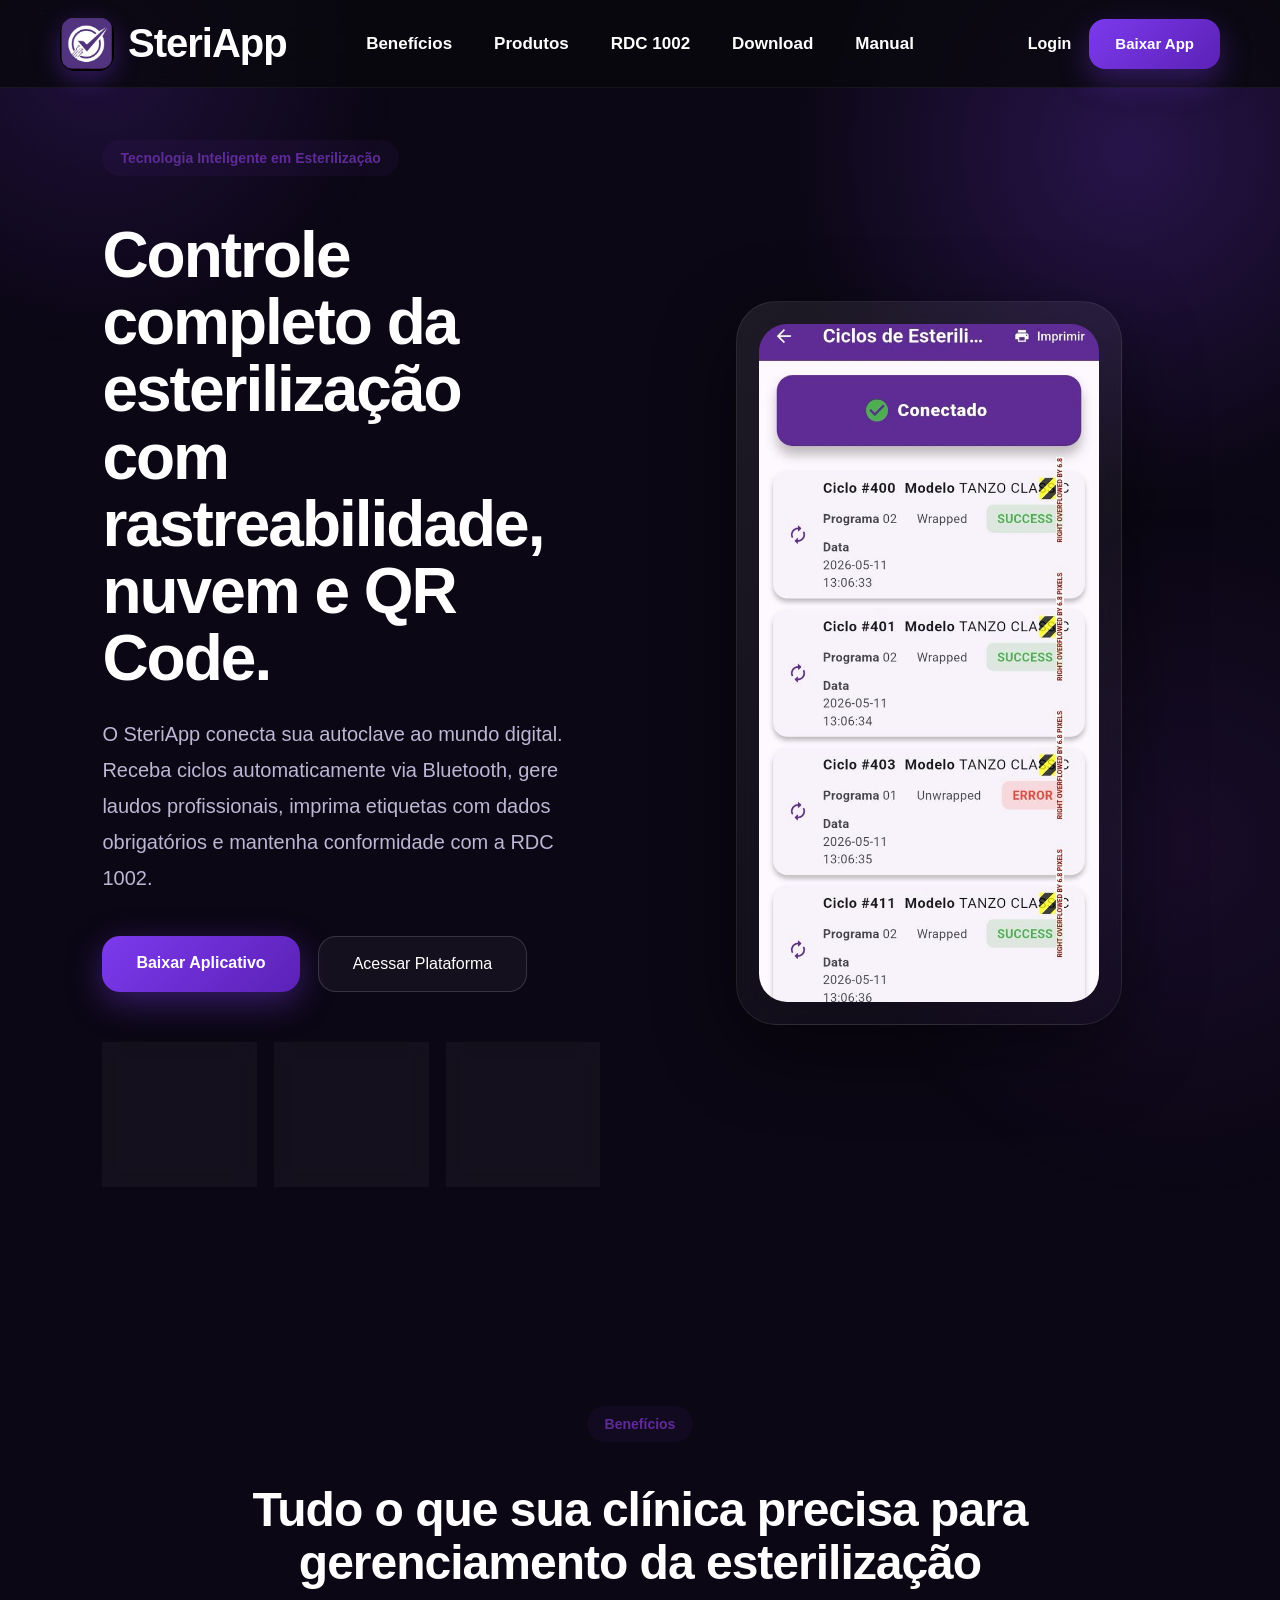
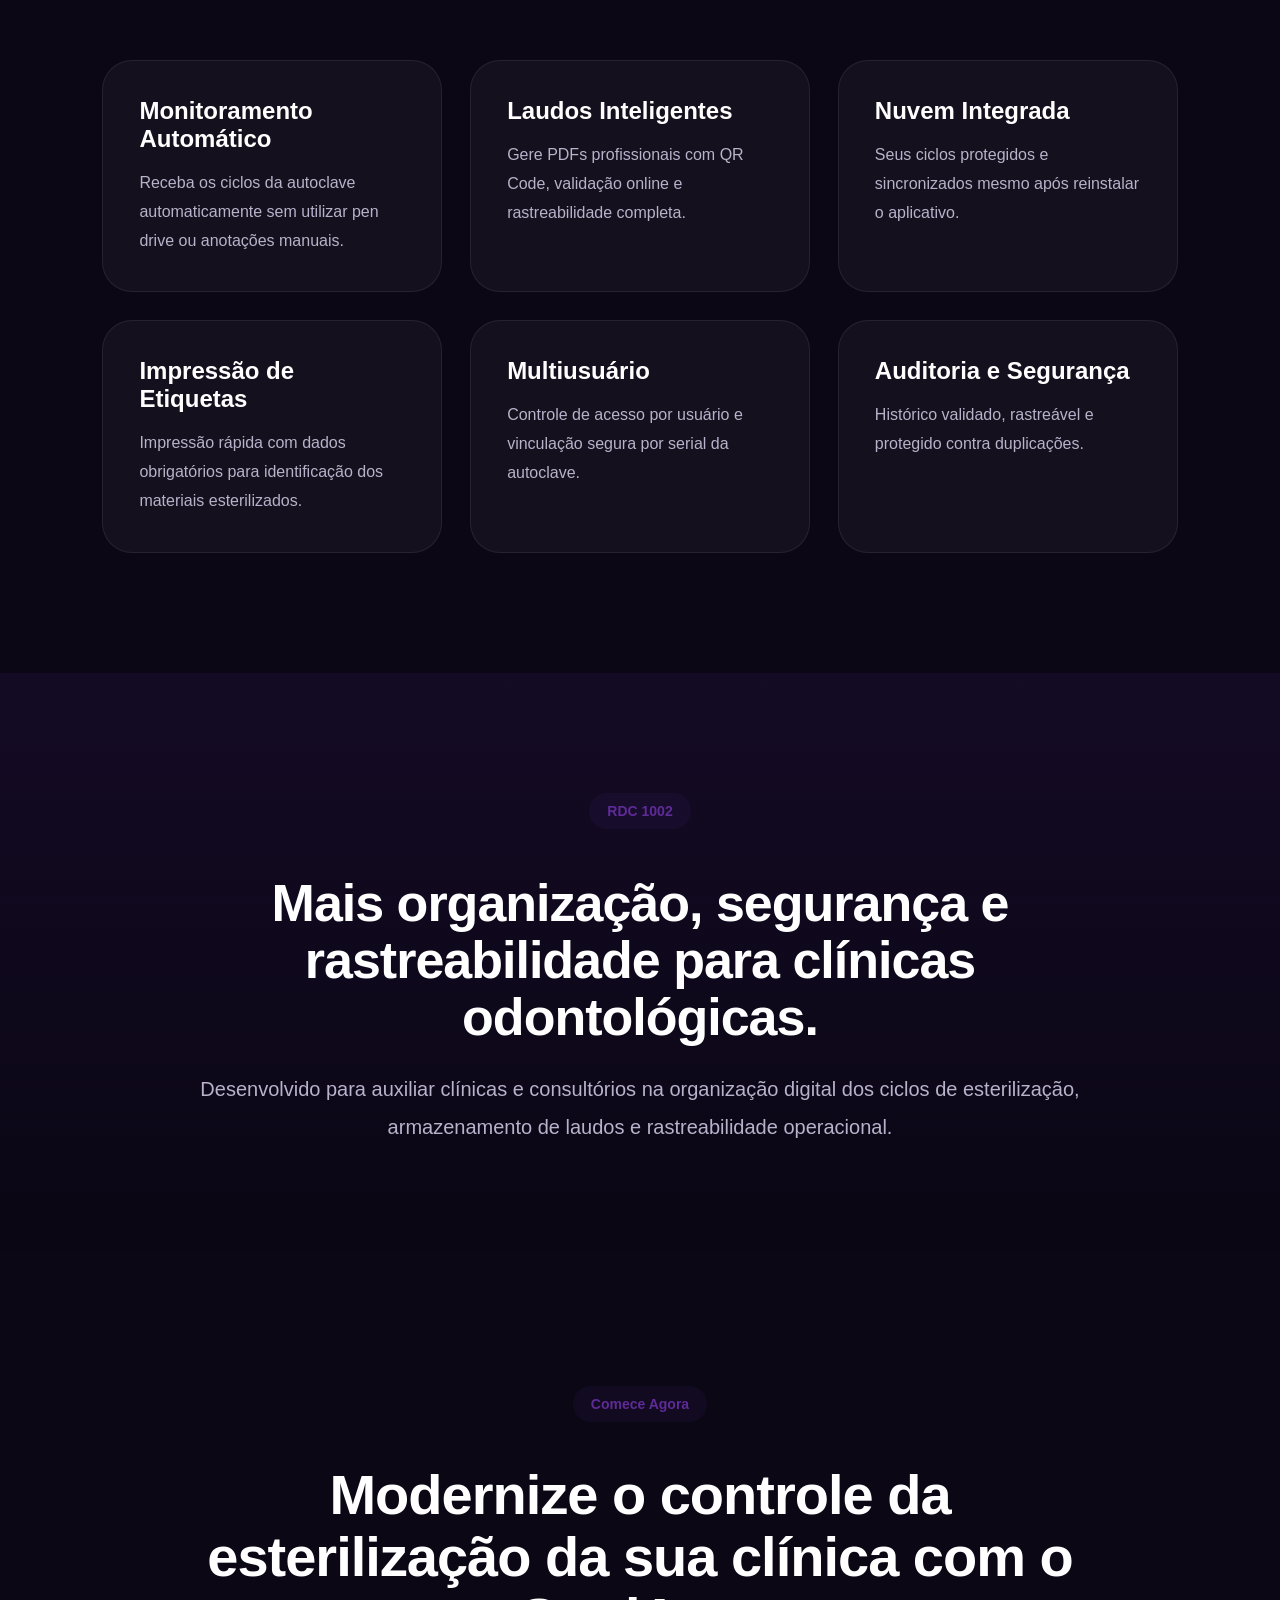
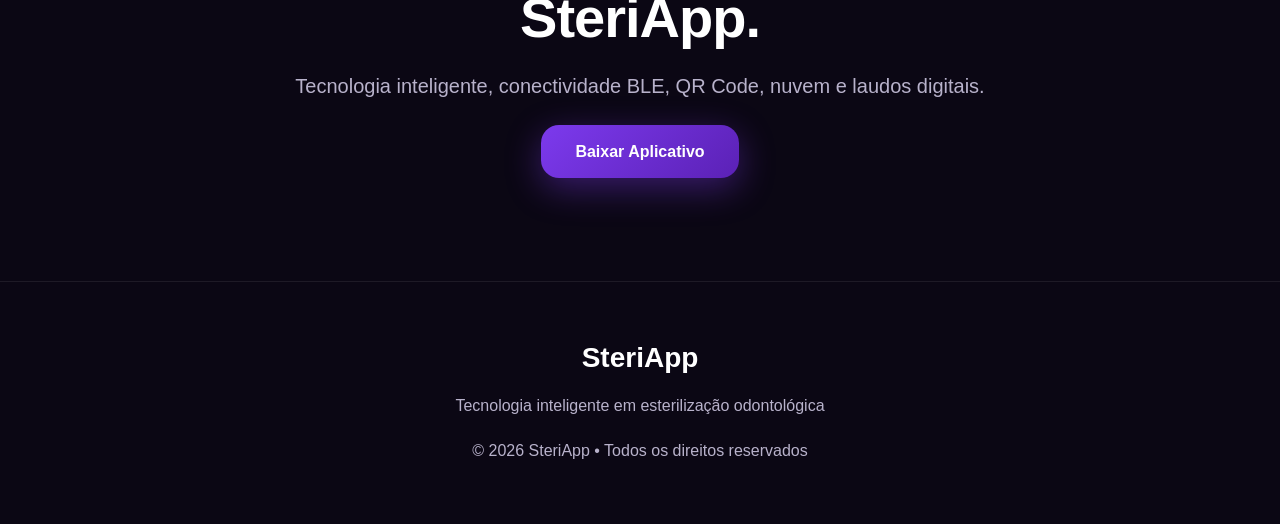
<file: index.html>
<!DOCTYPE html>
<html lang="pt-BR">

<head>

  <meta charset="UTF-8" />

  <meta
    name="viewport"
    content="width=device-width, initial-scale=1.0"
  />

  <title>
    SteriApp • Monitoramento Inteligente de Esterilização - 
  </title>

  <meta
    name="description"
    content="Monitoramento inteligente de autoclaves com rastreabilidade, QR Code, nuvem e conformidade RDC 1002."
  />

  <!-- CSS -->
  <link rel="stylesheet" href="css/global.css" />
  <link rel="stylesheet" href="css/landing.css" />

</head>

<body>

  <!-- ===================================================== -->
  <!-- NAVBAR -->
  <!-- ===================================================== -->

  <header class="navbar">

    <div class="container navbar-container">

  <!-- LEFT -->

  <div class="nav-left">

    <img
      src="./assets/icon/icon.png"
      alt="SteriApp"
      class="logo"
    />

    <span class="logo-text">
      SteriApp
    </span>

  </div>

  <!-- CENTER -->
<nav class="nav-center">

  <a href="#benefits">
    Benefícios
  </a>

  <a href="#products">
    Produtos
  </a>

  <a href="#rdc">
    RDC 1002
  </a>

  <a href="#download">
    Download
  </a>

  <a href="#manual">
    Manual
  </a>

</nav>


  <!-- RIGHT -->

  <div class="nav-right">

  <a
    href="/pages/login.html"
    class="nav-login"
  >
    Login
  </a>

  <a
    href="#download"
    class="nav-download"
  >
    Baixar App
  </a>

</div>

</header>  


  <!-- ===================================================== -->
  <!-- HERO -->
  <!-- ===================================================== -->

  <section class="hero">

    <!-- LEFT -->

    <div class="hero-left">

      <span class="badge">
        Tecnologia Inteligente em Esterilização
      </span>

      <h1>
        Controle completo da esterilização
        com rastreabilidade,
        nuvem e QR Code.
      </h1>

      <p class="hero-description">

        O SteriApp conecta sua autoclave ao mundo digital.
        Receba ciclos automaticamente via Bluetooth,
        gere laudos profissionais,
        imprima etiquetas com dados obrigatórios
        e mantenha conformidade com a RDC 1002.

      </p>

      <div class="hero-buttons">

        <a
          href="#download"
          class="btn-primary"
        >
          Baixar Aplicativo
        </a>

        <a
          href="https://steriapp.com.br"
          class="btn-secondary"
        >
          Acessar Plataforma
        </a>

      </div>

      <!-- INFO CARDS -->

      <div class="hero-info">

        <div class="info-card">

          <strong>
            Bluetooth BLE
          </strong>

          <span>
            Recebimento automático de ciclos
          </span>

        </div>

        <div class="info-card">

          <strong>
            QR Code
          </strong>

          <span>
            Validação pública e rastreabilidade
          </span>

        </div>

        <div class="info-card">

          <strong>
            RDC 1002
          </strong>

          <span>
            Organização digital da esterilização
          </span>

        </div>

      </div>

    </div>

    <!-- RIGHT -->

    <div class="hero-right">

      <div class="device-card">

        <img
          src="assets/images/mockup.png"
          class="mockup-image"
          alt="SteriApp App"
        />

      </div>

    </div>

  </section>

  <!-- ===================================================== -->
  <!-- BENEFITS -->
  <!-- ===================================================== -->

  <section
    class="benefits section"
    id="benefits"
  >

    <div class="section-title">

      <span class="badge">
        Benefícios
      </span>

      <h2>
        Tudo o que sua clínica precisa
        para gerenciamento da esterilização
      </h2>

    </div>

    <div class="benefits-grid">

      <div class="benefit-card">

        <h3>
          Monitoramento Automático
        </h3>

        <p>

          Receba os ciclos da autoclave automaticamente
          sem utilizar pen drive ou anotações manuais.

        </p>

      </div>

      <div class="benefit-card">

        <h3>
          Laudos Inteligentes
        </h3>

        <p>

          Gere PDFs profissionais com QR Code,
          validação online e rastreabilidade completa.

        </p>

      </div>

      <div class="benefit-card">

        <h3>
          Nuvem Integrada
        </h3>

        <p>

          Seus ciclos protegidos e sincronizados
          mesmo após reinstalar o aplicativo.

        </p>

      </div>

      <div class="benefit-card">

        <h3>
          Impressão de Etiquetas
        </h3>

        <p>

          Impressão rápida com dados obrigatórios
          para identificação dos materiais esterilizados.

        </p>

      </div>

      <div class="benefit-card">

        <h3>
          Multiusuário
        </h3>

        <p>

          Controle de acesso por usuário
          e vinculação segura por serial da autoclave.

        </p>

      </div>

      <div class="benefit-card">

        <h3>
          Auditoria e Segurança
        </h3>

        <p>

          Histórico validado,
          rastreável
          e protegido contra duplicações.

        </p>

      </div>

    </div>

  </section>

  <!-- ===================================================== -->
  <!-- RDC -->
  <!-- ===================================================== -->

  <section
    class="rdc-section section"
    id="rdc"
  >

    <div class="rdc-content">

      <span class="badge">
        RDC 1002
      </span>

      <h2>
        Mais organização,
        segurança
        e rastreabilidade
        para clínicas odontológicas.
      </h2>

      <p>

        Desenvolvido para auxiliar clínicas
        e consultórios na organização digital
        dos ciclos de esterilização,
        armazenamento de laudos
        e rastreabilidade operacional.

      </p>

    </div>

  </section>

  <!-- ===================================================== -->
  <!-- CTA -->
  <!-- ===================================================== -->

  <section
    class="cta section"
    id="download"
  >

    <span class="badge">
      Comece Agora
    </span>

    <h2>
      Modernize o controle da esterilização
      da sua clínica com o SteriApp.
    </h2>

    <p>

      Tecnologia inteligente,
      conectividade BLE,
      QR Code,
      nuvem
      e laudos digitais.

    </p>

    <a
      href="#"
      class="btn-primary"
    >
      Baixar Aplicativo
    </a>

  </section>

  <!-- ===================================================== -->
  <!-- FOOTER -->
  <!-- ===================================================== -->

  <footer>

    <div class="footer-logo">
      SteriApp
    </div>

    <p>

      Tecnologia inteligente em esterilização odontológica

    </p>

    <br/>

    <p>
      © 2026 SteriApp  • Todos os direitos reservados
    </p>

  </footer>

</body>
</html>
</file>
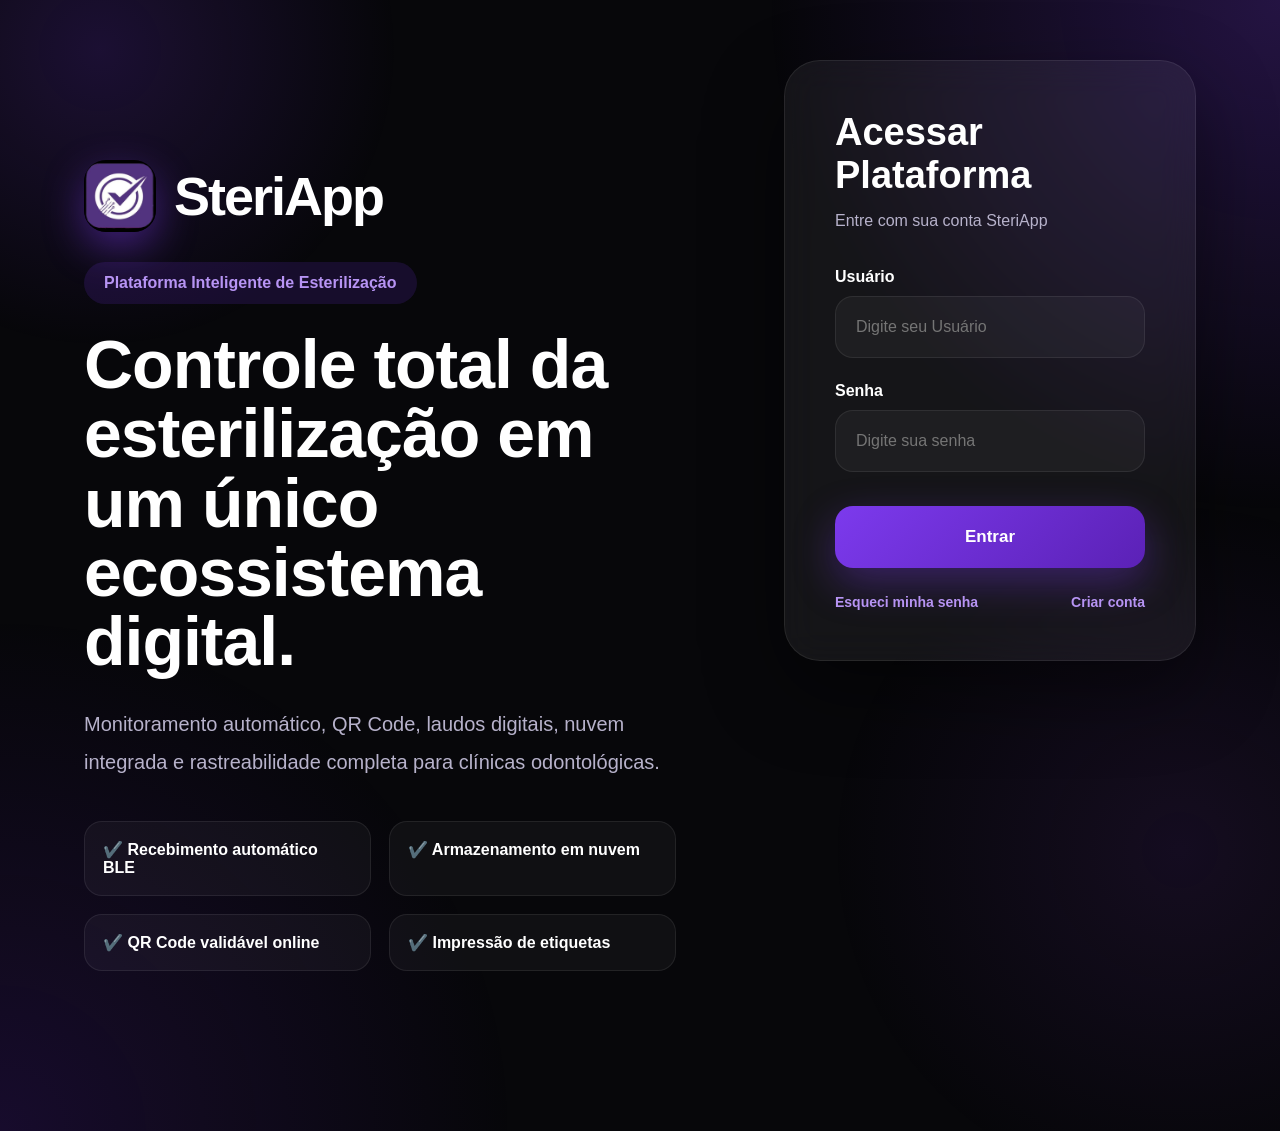
<file: pages/dashboard.html>
<!DOCTYPE html>
<html lang="pt-BR">

<head>

  <meta charset="UTF-8" />

  <meta
    name="viewport"
    content="width=device-width, initial-scale=1.0"
  />

  <title>
    Dashboard • SteriApp
  </title>

  <!-- CSS -->
  <link rel="stylesheet" href="../css/global.css" />
  <link rel="stylesheet" href="../css/dashboard.css" />

  <!-- GOOGLE FONTS -->
  <link rel="preconnect" href="https://fonts.googleapis.com">

  <link
    href="https://fonts.googleapis.com/css2?family=Inter:wght@400;500;600;700;800&display=swap"
    rel="stylesheet"
  />

</head>

<body>

  <!-- ===================================================== -->
  <!-- SIDEBAR -->
  <!-- ===================================================== -->

  <aside class="sidebar">

    <div class="sidebar-top">

      <div class="brand">

        <img
          src="../assets/icon/icon.png"
          alt="SteriApp"
          class="brand-logo"
        />

        <div>

          <h2>SteriApp</h2>

          <span>
            Dashboard Inteligente
          </span>

        </div>

      </div>

    </div>

    <!-- MENU -->

    <nav class="sidebar-menu">

      <a href="#" class="active">
        Dashboard
      </a>

      <a href="#">
        Ciclos
      </a>

      <a href="#">
        Relatórios
      </a>

      <a href="#">
        Etiquetas
      </a>

      <a href="#">
        Autoclaves
      </a>

      <a href="#">
        Configurações
      </a>

    </nav>

    <!-- FOOTER -->

    <div class="sidebar-footer">

      <button
        id="logoutButton"
        class="logout-button"
      >
        Sair
      </button>

    </div>

  </aside>

  <!-- ===================================================== -->
  <!-- MAIN -->
  <!-- ===================================================== -->

  <main class="dashboard-main">

    <!-- ================================================= -->
    <!-- TOPBAR -->
    <!-- ================================================= -->

    <header class="topbar">

      <div>

        <h1>
          Dashboard SteriApp
        </h1>

        <p>
          Monitoramento inteligente da esterilização
        </p>

      </div>

      <!-- USER INFO -->

      <div class="topbar-right">

        <div class="status-online">

          <span class="status-dot"></span>

          Online

        </div>

      </div>

    </header>

    <!-- ================================================= -->
    <!-- USER INFO -->
    <!-- ================================================= -->

    <section class="user-info-grid">

      <div class="user-card">

        <span class="card-label">
          Clínica
        </span>

        <h3 id="clinicName">
          --
        </h3>

      </div>

      <div class="user-card">

        <span class="card-label">
          Usuário
        </span>

        <h3 id="nickname">
          --
        </h3>

      </div>

      <div class="user-card">

        <span class="card-label">
          Autoclave
        </span>

        <h3 id="autoclaveModel">
          --
        </h3>

      </div>

      <div class="user-card">

        <span class="card-label">
          Serial
        </span>

        <h3 id="autoclaveSerial">
          --
        </h3>

      </div>

    </section>

    <!-- ================================================= -->
    <!-- CARDS -->
    <!-- ================================================= -->

    <section class="cards-grid">

      <!-- TOTAL -->

      <div class="dashboard-card">

        <span class="card-title">
          Total de Ciclos
        </span>

        <h2 id="totalCycles">
          0
        </h2>

      </div>

      <!-- LAST -->

      <div class="dashboard-card">

        <span class="card-title">
          Último Ciclo
        </span>

        <h2 id="lastCycle">
          --
        </h2>

      </div>

      <!-- LABELS -->

      <div class="dashboard-card">

        <span class="card-title">
          Etiquetas Impressas
        </span>

        <h2 id="labelsCount">
          0
        </h2>

      </div>

      <!-- CLOUD -->

      <div class="dashboard-card">

        <span class="card-title">
          Status da Nuvem
        </span>

        <h2 class="cloud-ok">
          Sincronizado
        </h2>

      </div>

    </section>

    <!-- ================================================= -->
    <!-- FILTERS -->
    <!-- ================================================= -->

    <section class="filters-section">

      <button class="filter-button active">
        Hoje
      </button>

      <button class="filter-button">
        7 Dias
      </button>

      <button class="filter-button">
        30 Dias
      </button>

      <button class="filter-button">
        Todos
      </button>

    </section>

    <!-- ================================================= -->
    <!-- TABLE -->
    <!-- ================================================= -->

    <section class="table-section">

      <div class="table-header">

        <h2>
          Ciclos Recentes
        </h2>

      </div>

      <div class="table-wrapper">

        <table>

          <thead>

            <tr>

              <th>
                Ciclo
              </th>

              <th>
                Data
              </th>

              <th>
                Operador
              </th>

              <th>
                Autoclave
              </th>

              <th>
                Status
              </th>

              <th>
                QR Code
              </th>

              <th>
                PDF
              </th>

              <th>
                Etiqueta
              </th>

              <th>
                Erro
              </th>

            </tr>

          </thead>

          <tbody id="cyclesTableBody">

            <!-- DASHBOARD.JS -->

          </tbody>

        </table>

      </div>

    </section>

  </main>

  <!-- ===================================================== -->
  <!-- JS -->
  <!-- ===================================================== -->

  <script src="../js/dashboard.js"></script>

</body>
</html>
</file>
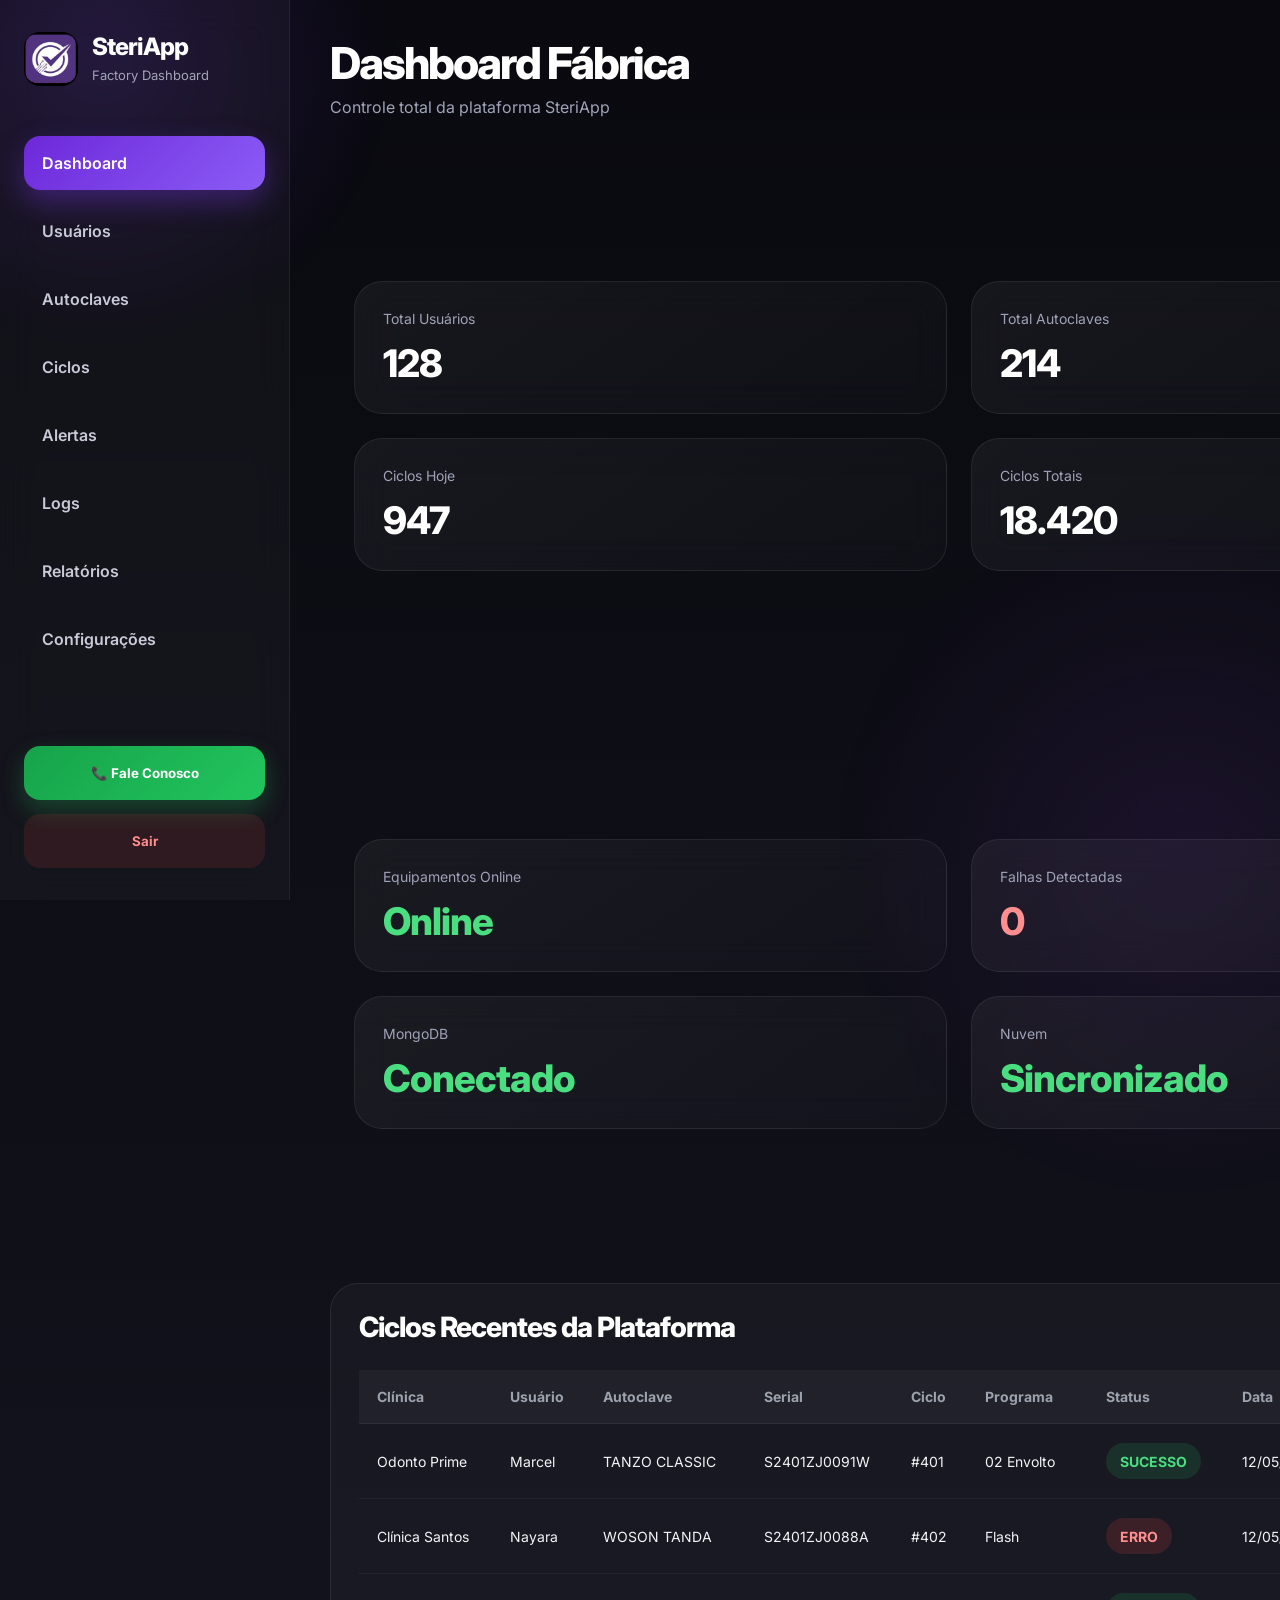
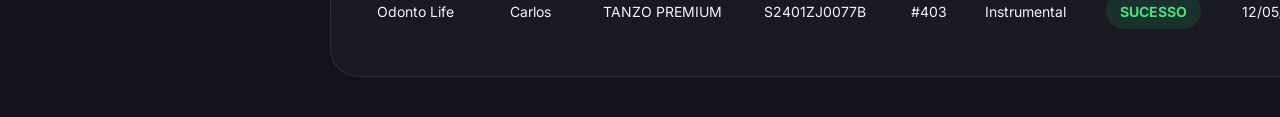
<file: pages/factory-dashboard.html>
<!DOCTYPE html>
<html lang="pt-BR">
<head>
  <meta charset="UTF-8"/>
  <meta
    name="viewport"
    content="width=device-width, initial-scale=1.0"
  />
  <title>
    Factory Dashboard • SteriApp
  </title>
  <!-- CSS -->
  <link rel="stylesheet" href="../css/global.css"/>
  <link rel="stylesheet" href="../css/factory-dashboard.css"/>
  <!-- GOOGLE FONTS -->
  <link rel="preconnect" href="https://fonts.googleapis.com">
  <link
    href="https://fonts.googleapis.com/css2?family=Inter:wght@400;500;600;700;800&display=swap"
    rel="stylesheet"
  />
</head>
<body>
<!-- ===================================================== -->
<!-- SIDEBAR -->
<!-- ===================================================== -->
<aside class="sidebar">
  <div>
    <!-- BRAND -->
    <div class="brand">
      <img
        src="../assets/icon/icon.png"
        class="brand-logo"
      />
      <div>
        <h2>SteriApp</h2>
        <span>
          Factory Dashboard
        </span>
      </div>
    </div>
    <!-- MENU -->
    <nav class="sidebar-menu">
      <a href="#" class="active">
        Dashboard
      </a>
      <a href="#">
        Usuários
      </a>
      <a href="#">
        Autoclaves
      </a>
      <a href="#">
        Ciclos
      </a>
      <a href="#">
        Alertas
      </a>
      <a href="#">
        Logs
      </a>
      <a href="#">
        Relatórios
      </a>
      <a href="#">
        Configurações
      </a>
    </nav>
  </div>
  <!-- FOOTER -->
  <div class="sidebar-footer">
    <button class="support-button">
      📞 Fale Conosco
    </button>
    <button class="logout-button">
      Sair
    </button>
  </div>
</aside>
<!-- ===================================================== -->
<!-- MAIN -->
<!-- ===================================================== -->
<main class="dashboard-main">
  <!-- ================================================= -->
  <!-- TOPBAR -->
  <!-- ================================================= -->
  <header class="topbar">
    <div>
      <h1>
        Dashboard Fábrica
      </h1>
      <p>
        Controle total da plataforma SteriApp
      </p>
    </div>
    <div class="status-online">
      <span class="status-dot"></span>
      Sistema Online
    </div>
  </header>
  <!-- ================================================= -->
  <!-- CARDS -->
  <!-- ================================================= -->
  <section class="cards-grid">
    <div class="dashboard-card">
      <span class="card-title">
        Total Usuários
      </span>
      <h2 id="totalUsers">
        0
      </h2>
    </div>
    <div class="dashboard-card">
      <span class="card-title">
        Total Autoclaves
      </span>
      <h2 id="totalAutoclaves">
        0
      </h2>
    </div>
    <div class="dashboard-card">
      <span class="card-title">
        Ciclos Hoje
      </span>
      <h2 id="todayCycles">
        0
      </h2>
    </div>
    <div class="dashboard-card">
      <span class="card-title">
        Ciclos Totais
      </span>
      <h2 id="totalCycles">
        0
      </h2>
    </div>
  </section>
  <!-- ================================================= -->
  <!-- STATUS CARDS -->
  <!-- ================================================= -->
  <section class="cards-grid">
    <div class="dashboard-card">
      <span class="card-title">
        Equipamentos Online
      </span>
      <h2 class="cloud-ok">
        Online
      </h2>
    </div>
    <div class="dashboard-card">
      <span class="card-title">
        Falhas Detectadas
      </span>
      <h2 class="status-error-text">
        0
      </h2>
    </div>
    <div class="dashboard-card">
      <span class="card-title">
        MongoDB
      </span>
      <h2 class="cloud-ok">
        Conectado
      </h2>
    </div>
    <div class="dashboard-card">
      <span class="card-title">
        Nuvem
      </span>
      <h2 class="cloud-ok">
        Sincronizado
      </h2>
    </div>
  </section>
  <!-- ================================================= -->
  <!-- TABLE -->
  <!-- ================================================= -->
  <section class="table-section">
    <div class="table-header">
      <h2>
        Ciclos Recentes da Plataforma
      </h2>
    </div>
    <div class="table-wrapper">
      <table>
        <thead>
          <tr>
            <th>Clínica</th>
            <th>Usuário</th>
            <th>Autoclave</th>
            <th>Serial</th>
            <th>Ciclo</th>
            <th>Programa</th>
            <th>Status</th>
            <th>Data</th>
            <th>QR</th>
            <th>PDF</th>
          </tr>
        </thead>
        <tbody id="factoryCyclesTable">
          <!-- factory-dashboard.js -->
        </tbody>
      </table>
    </div>
  </section>
</main>
<!-- ===================================================== -->
<!-- JS -->
<!-- ===================================================== -->
<script src="../js/factory-dashboard.js"></script>
</body>
</html>
</file>
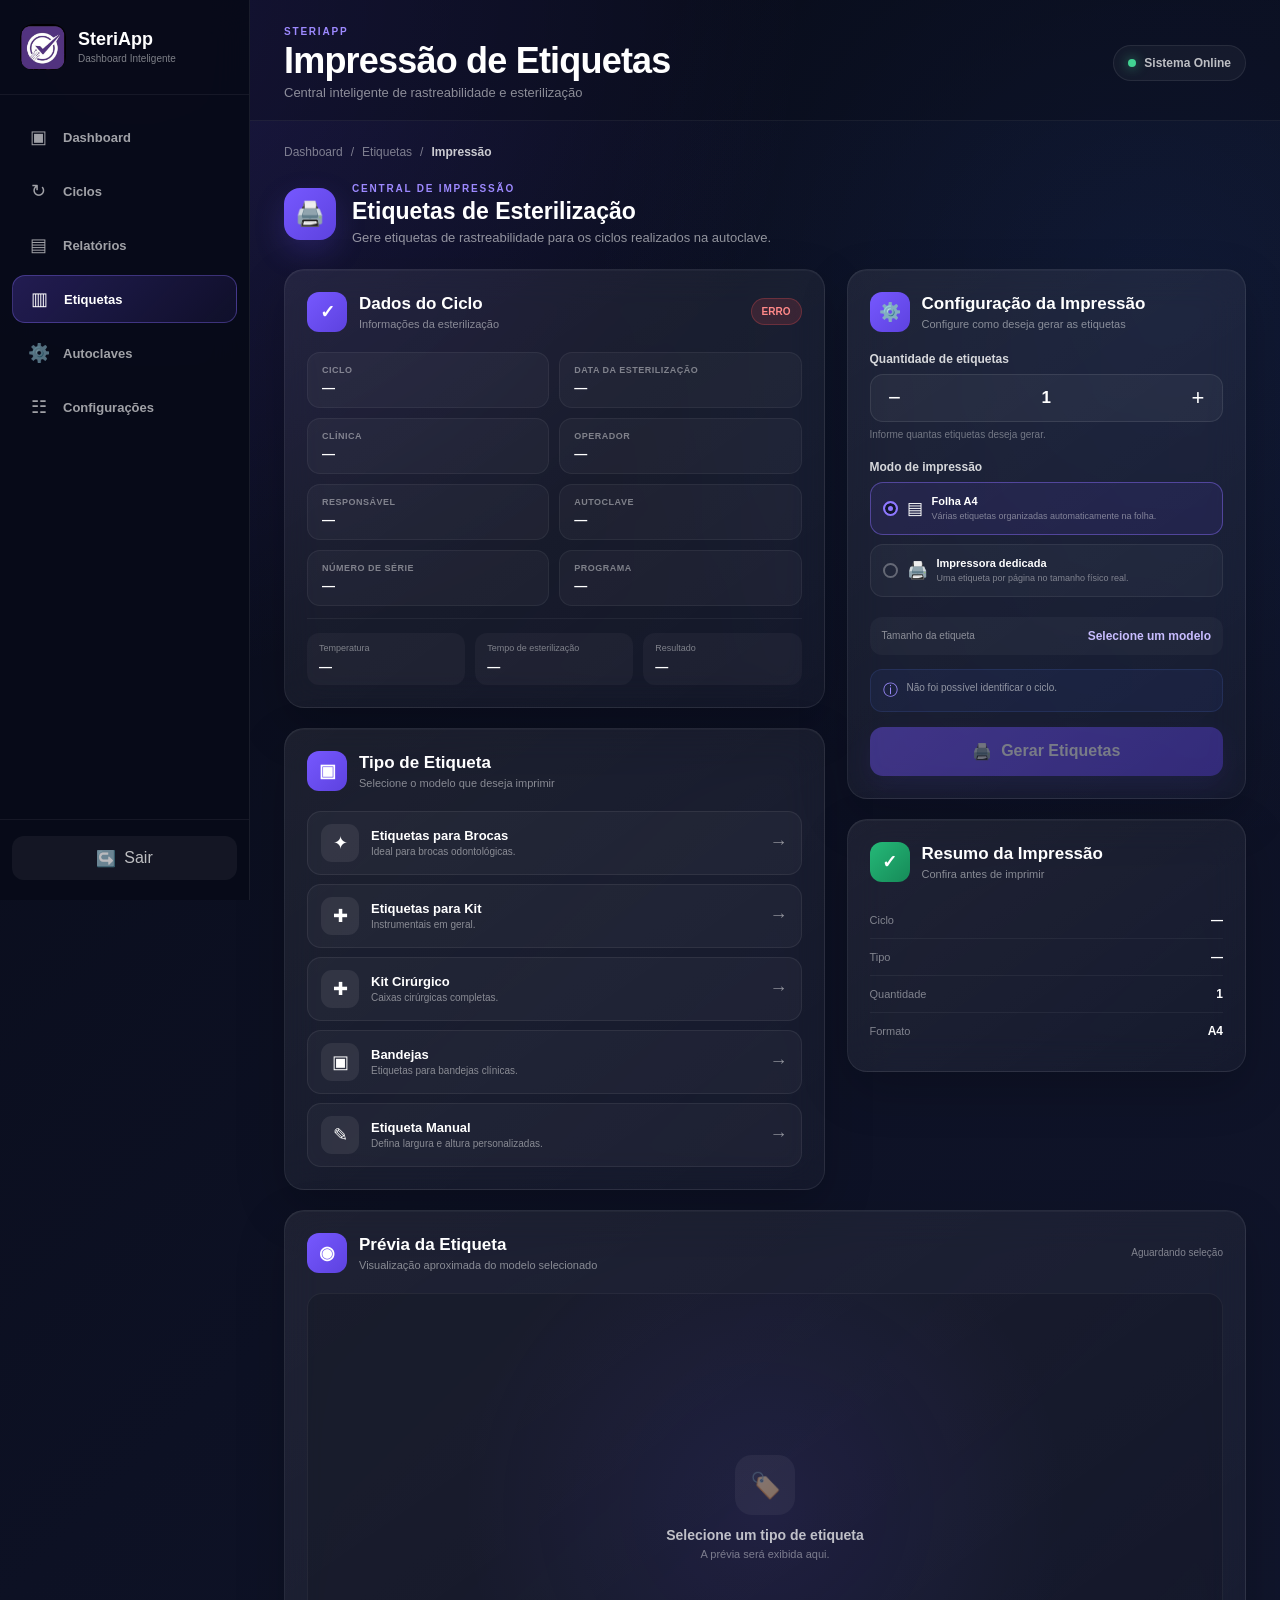
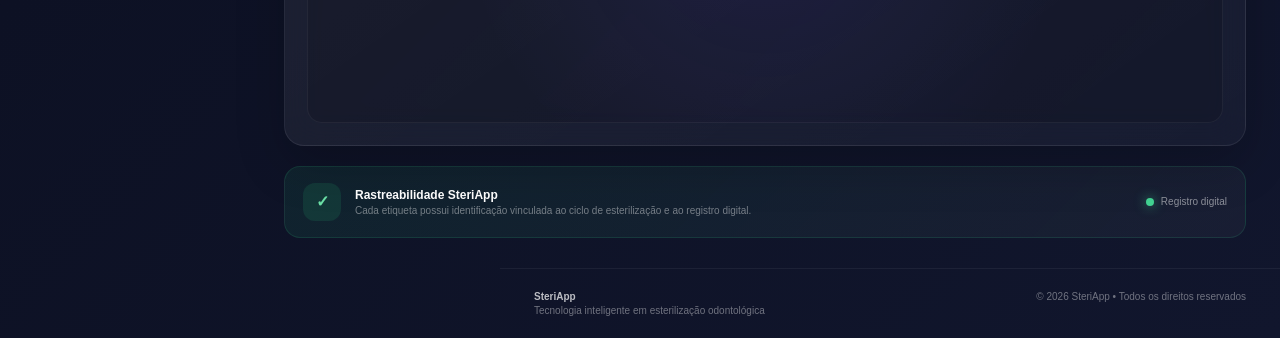
<file: pages/label_print.html>
<!DOCTYPE html>
<html lang="pt-BR">

<head>

  <!-- =====================================================
       CONFIGURAÇÕES BÁSICAS
  ====================================================== -->

  <meta charset="UTF-8">

  <meta
    name="viewport"
    content="width=device-width, initial-scale=1.0"
  >

  <meta
    name="description"
    content="SteriApp - Central de Impressão de Etiquetas"
  >

  <meta
    name="theme-color"
    content="#5E2B97"
  >

  <title>
    SteriApp | Impressão de Etiquetas
  </title>


  <!-- =====================================================
       CSS DA PÁGINA
  ====================================================== -->

  <link
    rel="stylesheet"
    href="../css/label_print.css"
  >

</head>


<body>


  <!-- =====================================================
       APP
  ====================================================== -->

  <div id="app">


    <!-- ===================================================
         SIDEBAR
    ==================================================== -->

    <aside
      class="sidebar"
      id="sidebar"
    >


      <!-- =================================================
           LOGO
      ================================================== -->

      <div class="sidebar-brand">

        <div class="brand-logo">

          <img
            src="../assets/icon/icon.png"
            alt="SteriApp"
          >

        </div>


        <div class="brand-text">

          <strong>
            SteriApp
          </strong>

          <span>
            Dashboard Inteligente
          </span>

        </div>

      </div>


      <!-- =================================================
           MENU
      ================================================== -->

      <nav
        class="sidebar-nav"
        aria-label="Menu principal"
      >


        <!-- DASHBOARD -->

        <a
          href="/pages/dashboard.html"
          class="nav-item"
        >

          <span class="nav-icon">
            <span>▣</span>
          </span>

          <span class="nav-label">
            Dashboard
          </span>

        </a>


        <!-- CICLOS -->

        <a
          href="/pages/cycles.html"
          class="nav-item"
        >

          <span class="nav-icon">
            <span>↻</span>
          </span>

          <span class="nav-label">
            Ciclos
          </span>

        </a>


        <!-- RELATÓRIOS -->

        <a
          href="/pages/reports.html"
          class="nav-item"
        >

          <span class="nav-icon">
            <span>▤</span>
          </span>

          <span class="nav-label">
            Relatórios
          </span>

        </a>


        <!-- ETIQUETAS -->

        <a
          href="/pages/labels.html"
          class="nav-item active"
        >

          <span class="nav-icon">
            <span>▥</span>
          </span>

          <span class="nav-label">
            Etiquetas
          </span>

        </a>


        <!-- AUTOCLAVES -->

        <a
          href="/pages/autoclaves.html"
          class="nav-item"
        >

          <span class="nav-icon">
            <span>⚙️</span>
          </span>

          <span class="nav-label">
            Autoclaves
          </span>

        </a>


        <!-- CONFIGURAÇÕES -->

        <a
          href="/pages/settings.html"
          class="nav-item"
        >

          <span class="nav-icon">
            <span>☷</span>
          </span>

          <span class="nav-label">
            Configurações
          </span>

        </a>

      </nav>


      <!-- =================================================
           RODAPÉ DA SIDEBAR
      ================================================== -->

      <div class="sidebar-footer">

        <button
          type="button"
          class="logout-button"
          id="logoutButton"
        >

          <span class="logout-icon">
            ↪️
          </span>

          <span>
            Sair
          </span>

        </button>

      </div>


    </aside>


    <!-- ===================================================
         ÁREA PRINCIPAL
    ==================================================== -->

    <main
      class="main-content"
      id="mainContent"
    >


      <!-- =================================================
           HEADER
      ================================================== -->

      <header class="top-header">


        <!-- MENU MOBILE -->

        <button
          type="button"
          class="mobile-menu-button"
          id="mobileMenuButton"
          aria-label="Abrir menu"
        >
          ☰
        </button>


        <!-- TÍTULO -->

        <div class="header-title">

          <span class="header-overline">
            STERIAPP
          </span>

          <h1>
            Impressão de Etiquetas
          </h1>

          <p>
            Central inteligente de rastreabilidade e esterilização
          </p>

        </div>


        <!-- STATUS -->

        <div class="header-status">

          <span
            class="status-indicator"
            id="systemStatusIndicator"
          ></span>

          <span id="systemStatus">
            Sistema Online
          </span>

        </div>


      </header>


      <!-- =================================================
           CONTEÚDO DA PÁGINA
      ================================================== -->

      <div class="page-content">


        <!-- =================================================
             BREADCRUMB
        ================================================== -->

        <div class="breadcrumb">

          <a href="/pages/dashboard.html">
            Dashboard
          </a>

          <span>
            /
          </span>

          <span>
            Etiquetas
          </span>

          <span>
            /
          </span>

          <strong>
            Impressão
          </strong>

        </div>


        <!-- =================================================
             TÍTULO DA CENTRAL
        ================================================== -->

        <section class="print-heading">

          <div class="print-heading-icon">

            <span>
              🖨️
            </span>

          </div>


          <div>

            <span class="section-overline">
              CENTRAL DE IMPRESSÃO
            </span>

            <h2>
              Etiquetas de Esterilização
            </h2>

            <p>
              Gere etiquetas de rastreabilidade para os ciclos
              realizados na autoclave.
            </p>

          </div>

        </section>


        <!-- =================================================
             GRID PRINCIPAL
        ================================================== -->

        <div class="print-layout">


          <!-- =================================================
               COLUNA ESQUERDA
          ================================================== -->

          <div class="left-column">


            <!-- =============================================
                 DADOS DO CICLO
            ============================================== -->

            <section
              class="dashboard-card cycle-card"
              id="cycleCard"
            >


              <!-- CABEÇALHO -->

              <div class="card-header">

                <div class="card-header-icon purple">

                  <span>
                    ✓
                  </span>

                </div>


                <div class="card-header-text">

                  <h3>
                    Dados do Ciclo
                  </h3>

                  <p>
                    Informações da esterilização
                  </p>

                </div>


                <div class="cycle-status">

                  <span
                    class="status-badge loading"
                    id="cycleStatusBadge"
                  >
                    Carregando...
                  </span>

                </div>

              </div>


              <!-- DADOS -->

              <div class="cycle-data-grid">


                <!-- CICLO -->

                <div class="data-box">

                  <span class="data-label">
                    Ciclo
                  </span>

                  <strong
                    id="cycleNumber"
                    class="data-value"
                  >
                    —
                  </strong>

                </div>


                <!-- DATA -->

                <div class="data-box">

                  <span class="data-label">
                    Data da esterilização
                  </span>

                  <strong
                    id="sterilizationDate"
                    class="data-value"
                  >
                    —
                  </strong>

                </div>


                <!-- CLÍNICA -->

                <div class="data-box">

                  <span class="data-label">
                    Clínica
                  </span>

                  <strong
                    id="clinicName"
                    class="data-value"
                  >
                    —
                  </strong>

                </div>


                <!-- OPERADOR -->

                <div class="data-box">

                  <span class="data-label">
                    Operador
                  </span>

                  <strong
                    id="operatorName"
                    class="data-value"
                  >
                    —
                  </strong>

                </div>


                <!-- RESPONSÁVEL -->

                <div class="data-box">

                  <span class="data-label">
                    Responsável
                  </span>

                  <strong
                    id="dentistName"
                    class="data-value"
                  >
                    —
                  </strong>

                </div>


                <!-- AUTOCLAVE -->

                <div class="data-box">

                  <span class="data-label">
                    Autoclave
                  </span>

                  <strong
                    id="autoclaveModel"
                    class="data-value"
                  >
                    —
                  </strong>

                </div>


                <!-- NÚMERO DE SÉRIE -->

                <div class="data-box">

                  <span class="data-label">
                    Número de série
                  </span>

                  <strong
                    id="serialNumber"
                    class="data-value"
                  >
                    —
                  </strong>

                </div>


                <!-- PROGRAMA -->

                <div class="data-box">

                  <span class="data-label">
                    Programa
                  </span>

                  <strong
                    id="program"
                    class="data-value"
                  >
                    —
                  </strong>

                </div>


              </div>


              <!-- DETALHES TÉCNICOS -->

              <div class="cycle-details">


                <div class="detail-item">

                  <span>
                    Temperatura
                  </span>

                  <strong id="sterilizationTemperature">
                    —
                  </strong>

                </div>


                <div class="detail-item">

                  <span>
                    Tempo de esterilização
                  </span>

                  <strong id="sterilizationTime">
                    —
                  </strong>

                </div>


                <div class="detail-item">

                  <span>
                    Resultado
                  </span>

                  <strong
                    id="cycleResult"
                    class="result-value"
                  >
                    —
                  </strong>

                </div>


              </div>


            </section>


            <!-- =============================================
                 TIPOS DE ETIQUETA
            ============================================== -->

            <section class="dashboard-card">

              <div class="card-header">

                <div class="card-header-icon purple">

                  <span>
                    ▣
                  </span>

                </div>


                <div class="card-header-text">

                  <h3>
                    Tipo de Etiqueta
                  </h3>

                  <p>
                    Selecione o modelo que deseja imprimir
                  </p>

                </div>

              </div>


              <!-- TIPOS -->

              <div class="label-types-grid">


                <!-- BROCAS -->

                <button
                  type="button"
                  class="label-type-card blue"
                  data-label-type="brocas"
                >

                  <span class="label-type-icon">
                    ✦
                  </span>

                  <span class="label-type-content">

                    <strong>
                      Etiquetas para Brocas
                    </strong>

                    <small>
                      Ideal para brocas odontológicas.
                    </small>

                  </span>

                  <span class="label-type-arrow">
                    →
                  </span>

                </button>


                <!-- KIT -->

                <button
                  type="button"
                  class="label-type-card green"
                  data-label-type="kit"
                >

                  <span class="label-type-icon">
                    ✚
                  </span>

                  <span class="label-type-content">

                    <strong>
                      Etiquetas para Kit
                    </strong>

                    <small>
                      Instrumentais em geral.
                    </small>

                  </span>

                  <span class="label-type-arrow">
                    →
                  </span>

                </button>


                <!-- KIT CIRÚRGICO -->

                <button
                  type="button"
                  class="label-type-card orange"
                  data-label-type="kitCirurgico"
                >

                  <span class="label-type-icon">
                    ✚
                  </span>

                  <span class="label-type-content">

                    <strong>
                      Kit Cirúrgico
                    </strong>

                    <small>
                      Caixas cirúrgicas completas.
                    </small>

                  </span>

                  <span class="label-type-arrow">
                    →
                  </span>

                </button>


                <!-- BANDEJAS -->

                <button
                  type="button"
                  class="label-type-card purple"
                  data-label-type="bandeja"
                >

                  <span class="label-type-icon">
                    ▣
                  </span>

                  <span class="label-type-content">

                    <strong>
                      Bandejas
                    </strong>

                    <small>
                      Etiquetas para bandejas clínicas.
                    </small>

                  </span>

                  <span class="label-type-arrow">
                    →
                  </span>

                </button>


                <!-- MANUAL -->

                <button
                  type="button"
                  class="label-type-card red"
                  data-label-type="manual"
                >

                  <span class="label-type-icon">
                    ✎
                  </span>

                  <span class="label-type-content">

                    <strong>
                      Etiqueta Manual
                    </strong>

                    <small>
                      Defina largura e altura personalizadas.
                    </small>

                  </span>

                  <span class="label-type-arrow">
                    →
                  </span>

                </button>


              </div>


              <!-- TIPO SELECIONADO -->

              <div
                class="selected-type"
                id="selectedTypeContainer"
                hidden
              >

                <span>
                  Tipo selecionado:
                </span>

                <strong id="selectedLabelType">
                  —
                </strong>

                <button
                  type="button"
                  id="changeLabelType"
                >
                  Alterar
                </button>

              </div>


            </section>


          </div>


          <!-- =================================================
               COLUNA DIREITA
          ================================================== -->

          <div class="right-column">


            <!-- =============================================
                 CONFIGURAÇÃO DE IMPRESSÃO
            ============================================== -->

            <section
              class="dashboard-card print-config-card"
              id="printConfiguration"
            >


              <div class="card-header">

                <div class="card-header-icon purple">

                  <span>
                    ⚙️
                  </span>

                </div>


                <div class="card-header-text">

                  <h3>
                    Configuração da Impressão
                  </h3>

                  <p>
                    Configure como deseja gerar as etiquetas
                  </p>

                </div>

              </div>


              <!-- ===========================================
                   QUANTIDADE
              ============================================ -->

              <div class="form-group">

                <label for="quantity">

                  Quantidade de etiquetas

                </label>

                <div class="quantity-input">

                  <button
                    type="button"
                    id="quantityMinus"
                    aria-label="Diminuir quantidade"
                  >
                    −
                  </button>

                  <input
                    type="number"
                    id="quantity"
                    min="1"
                    max="999"
                    value="1"
                    inputmode="numeric"
                  >

                  <button
                    type="button"
                    id="quantityPlus"
                    aria-label="Aumentar quantidade"
                  >
                    +
                  </button>

                </div>

                <small>
                  Informe quantas etiquetas deseja gerar.
                </small>

              </div>


              <!-- ===========================================
                   MODO DE IMPRESSÃO
              ============================================ -->

              <div class="form-group">

                <label>
                  Modo de impressão
                </label>


                <div class="print-mode-options">


                  <!-- A4 -->

                  <label
                    class="print-mode-option selected"
                    data-print-mode-option="a4"
                  >

                    <input
                      type="radio"
                      name="printMode"
                      id="printModeA4"
                      value="a4"
                      checked
                    >

                    <span class="radio-custom"></span>


                    <span class="print-mode-icon">
                      ▤
                    </span>


                    <span class="print-mode-content">

                      <strong>
                        Folha A4
                      </strong>

                      <small>
                        Várias etiquetas organizadas
                        automaticamente na folha.
                      </small>

                    </span>

                  </label>


                  <!-- DEDICADA -->

                  <label
                    class="print-mode-option"
                    data-print-mode-option="dedicated"
                  >

                    <input
                      type="radio"
                      name="printMode"
                      id="printModeDedicated"
                      value="dedicated"
                    >

                    <span class="radio-custom"></span>


                    <span class="print-mode-icon">
                      🖨️
                    </span>


                    <span class="print-mode-content">

                      <strong>
                        Impressora dedicada
                      </strong>

                      <small>
                        Uma etiqueta por página no
                        tamanho físico real.
                      </small>

                    </span>

                  </label>


                </div>

              </div>


              <!-- ===========================================
                   TAMANHO DA ETIQUETA
              ============================================ -->

              <div class="label-size-info">

                <span>
                  Tamanho da etiqueta
                </span>

                <strong id="labelSize">
                  Selecione um modelo
                </strong>

              </div>


              <!-- ===========================================
                   INFORMAÇÃO
              ============================================ -->

              <div
                class="configuration-message"
                id="configurationMessage"
              >

                <span class="message-icon">
                  ⓘ
                </span>

                <p id="configurationMessageText">

                  Selecione um tipo de etiqueta
                  para continuar.

                </p>

              </div>


              <!-- ===========================================
                   BOTÃO GERAR
              ============================================ -->

              <button
                type="button"
                class="generate-button"
                id="generateButton"
                disabled
              >

                <span class="button-icon">
                  🖨️
                </span>

                <span class="button-text">
                  Gerar Etiquetas
                </span>

              </button>


            </section>


            <!-- =============================================
                 RESUMO DA IMPRESSÃO
            ============================================== -->

            <section
              class="dashboard-card print-summary"
              id="printSummary"
            >

              <div class="card-header">

                <div class="card-header-icon green">

                  <span>
                    ✓
                  </span>

                </div>


                <div class="card-header-text">

                  <h3>
                    Resumo da Impressão
                  </h3>

                  <p>
                    Confira antes de imprimir
                  </p>

                </div>

              </div>


              <div class="summary-list">


                <div class="summary-row">

                  <span>
                    Ciclo
                  </span>

                  <strong id="summaryCycle">
                    —
                  </strong>

                </div>


                <div class="summary-row">

                  <span>
                    Tipo
                  </span>

                  <strong id="summaryType">
                    —
                  </strong>

                </div>


                <div class="summary-row">

                  <span>
                    Quantidade
                  </span>

                  <strong id="summaryQuantity">
                    1
                  </strong>

                </div>


                <div class="summary-row">

                  <span>
                    Formato
                  </span>

                  <strong id="summaryMode">
                    A4
                  </strong>

                </div>


              </div>


            </section>


          </div>


        </div>


        <!-- =================================================
             PRÉVIA DA ETIQUETA
        ================================================== -->

        <section
          class="dashboard-card preview-card"
          id="previewCard"
        >


          <div class="card-header">

            <div class="card-header-icon purple">

              <span>
                ◉
              </span>

            </div>


            <div class="card-header-text">

              <h3>
                Prévia da Etiqueta
              </h3>

              <p>
                Visualização aproximada do modelo selecionado
              </p>

            </div>


            <div class="preview-status">

              <span id="previewStatus">
                Aguardando seleção
              </span>

            </div>

          </div>


          <!-- ÁREA DA PRÉVIA -->

          <div
            class="preview-area"
            id="previewArea"
          >

            <div
              class="preview-placeholder"
              id="previewPlaceholder"
            >

              <div class="preview-placeholder-icon">
                🏷️
              </div>

              <h4>
                Selecione um tipo de etiqueta
              </h4>

              <p>
                A prévia será exibida aqui.
              </p>

            </div>


            <!-- ETIQUETA GERADA PELO JS -->

            <div
              id="labelPreview"
              class="label-preview"
              hidden
            >

              <!--
                O conteúdo visual da etiqueta será
                criado pelo label_print.js.
              -->

            </div>

          </div>


        </section>


        <!-- =================================================
             INFORMAÇÕES DE RASTREABILIDADE
        ================================================== -->

        <section class="traceability-banner">


          <div class="traceability-icon">
            ✓
          </div>


          <div class="traceability-content">

            <strong>
              Rastreabilidade SteriApp
            </strong>

            <p>
              Cada etiqueta possui identificação vinculada
              ao ciclo de esterilização e ao registro digital.
            </p>

          </div>


          <div class="traceability-status">

            <span class="status-indicator"></span>

            Registro digital

          </div>


        </section>


      </div>


      <!-- =================================================
           FOOTER
      ================================================== -->

      <footer class="main-footer">

        <div class="footer-brand">

          <strong>
            SteriApp
          </strong>

          <span>
            Tecnologia inteligente em esterilização odontológica
          </span>

        </div>


        <div class="footer-copy">

          © 2026 SteriApp • Todos os direitos reservados

        </div>

      </footer>


    </main>


  </div>


  <!-- =====================================================
       LOADING OVERLAY
  ====================================================== -->

  <div
    class="loading-overlay"
    id="loadingOverlay"
    hidden
  >

    <div class="loading-box">

      <div class="loading-spinner"></div>

      <strong id="loadingTitle">
        Carregando ciclo...
      </strong>

      <span id="loadingMessage">
        Aguarde enquanto buscamos os dados.
      </span>

    </div>

  </div>


  <!-- =====================================================
       MODAL DE CONFIRMAÇÃO
  ====================================================== -->

  <div
    class="modal-overlay"
    id="confirmModal"
    hidden
  >

    <div
      class="modal"
      role="dialog"
      aria-modal="true"
      aria-labelledby="confirmModalTitle"
    >


      <div class="modal-icon">
        ✓
      </div>


      <h2 id="confirmModalTitle">
        Confirmar impressão
      </h2>


      <p id="confirmModalMessage">

        Confira os dados antes de gerar
        as etiquetas.

      </p>


      <div class="modal-summary">


        <div>

          <span>
            Ciclo
          </span>

          <strong id="modalCycle">
            —
          </strong>

        </div>


        <div>

          <span>
            Tipo
          </span>

          <strong id="modalType">
            —
          </strong>

        </div>


        <div>

          <span>
            Quantidade
          </span>

          <strong id="modalQuantity">
            —
          </strong>

        </div>


        <div>

          <span>
            Impressão
          </span>

          <strong id="modalMode">
            —
          </strong>

        </div>


      </div>


      <div class="modal-actions">

        <button
          type="button"
          class="modal-button secondary"
          id="cancelPrintButton"
        >
          Cancelar
        </button>


        <button
          type="button"
          class="modal-button primary"
          id="confirmPrintButton"
        >

          <span>
            🖨️
          </span>

          Confirmar impressão

        </button>

      </div>


    </div>

  </div>


  <!-- =====================================================
       TOAST / NOTIFICAÇÕES
  ====================================================== -->

  <div
    class="toast-container"
    id="toastContainer"
    aria-live="polite"
  >

    <div
      class="toast"
      id="toast"
      hidden
    >

      <span
        class="toast-icon"
        id="toastIcon"
      >
        ✓
      </span>


      <div class="toast-content">

        <strong id="toastTitle">
          SteriApp
        </strong>

        <span id="toastMessage">
          —
        </span>

      </div>


      <button
        type="button"
        id="closeToast"
        aria-label="Fechar"
      >
        ×
      </button>

    </div>

  </div>


  <!-- =====================================================
       JAVASCRIPT
  ====================================================== -->

  <script
    src="../js/label_print.js"
    defer
  ></script>


</body>

</html>
</file>
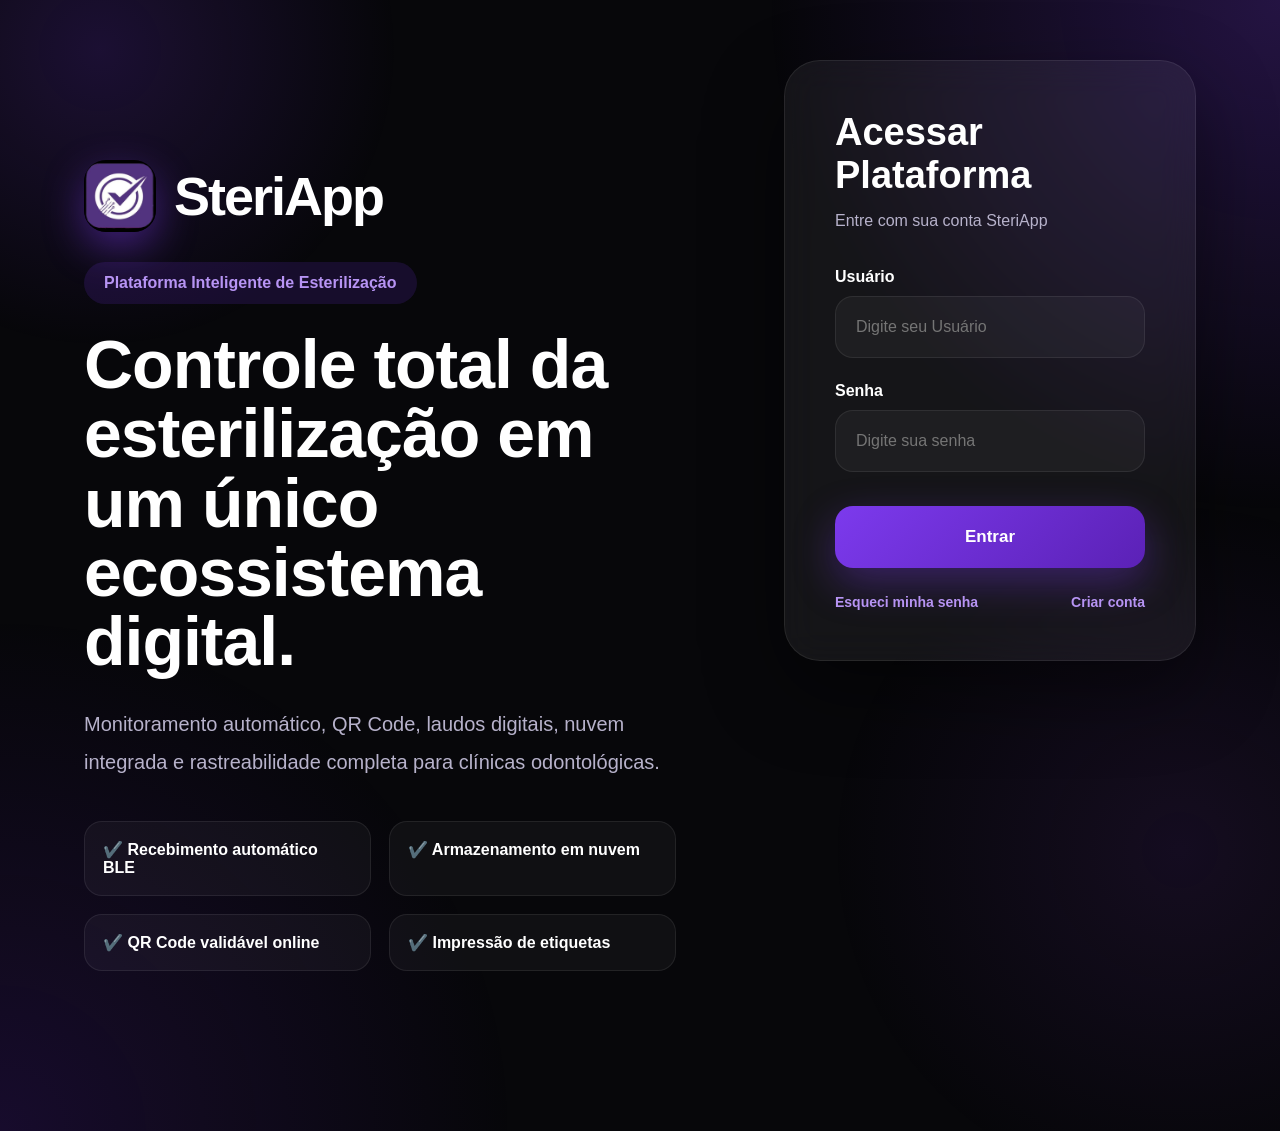
<file: pages/login.html>
<!DOCTYPE html>
<html lang="pt-BR">

<head>

  <meta charset="UTF-8"/>

  <meta
    name="viewport"
    content="width=device-width, initial-scale=1.0"
  />

  <title>
    Login • SteriApp
  </title>

  <link rel="stylesheet" href="../css/global.css"/>
  <link rel="stylesheet" href="../css/login.css"/>

</head>

<body>

  <!-- BG -->

  <div class="login-background"></div>

  <!-- PAGE -->

  <main class="login-page">

    <!-- LEFT -->

    <section class="login-left">

      <div class="login-brand">

        <img
          src="../assets/icon/icon.png"
          alt="SteriApp"
          class="login-logo"
        />

        <h1>
          SteriApp
        </h1>

      </div>

      <span class="login-badge">
        Plataforma Inteligente de Esterilização
      </span>

      <h2>
        Controle total da esterilização
        em um único ecossistema digital.
      </h2>

      <p>

        Monitoramento automático,
        QR Code,
        laudos digitais,
        nuvem integrada
        e rastreabilidade completa
        para clínicas odontológicas.

      </p>

      <!-- FEATURES -->

      <div class="login-features">

        <div class="feature-item">
          ✔️ Recebimento automático BLE
        </div>

        <div class="feature-item">
          ✔️ Armazenamento em nuvem
        </div>

        <div class="feature-item">
          ✔️ QR Code validável online
        </div>

        <div class="feature-item">
          ✔️ Impressão de etiquetas
        </div>

      </div>

    </section>

    <!-- RIGHT -->

    <section class="login-right">

      <div class="login-card">

        <h3>
          Acessar Plataforma
        </h3>

        <p class="login-subtitle">
          Entre com sua conta SteriApp
        </p>

        <!-- FORM -->

        <form id="loginForm">

          <div class="input-group">

            <label>
              Usuário
            </label>

            <input
              id="nickname"
              type="text"
              placeholder="Digite seu Usuário"
              required
            />

          </div>

          <div class="input-group">

            <label>
              Senha
            </label>

            <input
              id="password"
              type="password"
              placeholder="Digite sua senha"
              required
            />

          </div>

          <button
            type="submit"
            class="login-button"
          >
            Entrar
          </button>

        </form>

        <!-- OPTIONS -->

        <div class="login-options">

          <a href="#">
            Esqueci minha senha
          </a>

          <a href="#">
            Criar conta
          </a>

        </div>

      </div>

    </section>

  </main>

  <script src="../js/login.js"></script>

</body>
</html>
</file>
<file: css/global.css>
/* =======================================================
   STERIAPP GLOBAL CSS
   Base Premium UI System
======================================================= */

/* =========================
   RESET
========================= */

*{
  margin:0;
  padding:0;
  box-sizing:border-box;
}

/* =========================
   ROOT VARIABLES
========================= */

:root{

  /* COLORS */

  --primary:#5E2B97;
  --primary-dark:#4a2277;
  --primary-light:#7B46B5;

  --secondary:#7c3aed;

  --white:#ffffff;

--background:#0b0714;

--text:#ffffff;
--text-light:#b8b2cb;

--border:rgba(255,255,255,0.08);

  --success:#18b26b;
  --danger:#ef4444;

  /* SHADOWS */

  --shadow-sm:
    0 2px 8px rgba(0,0,0,0.04);

  --shadow-md:
    0 8px 24px rgba(0,0,0,0.08);

  --shadow-lg:
    0 20px 40px rgba(0,0,0,0.12);

  /* RADIUS */

  --radius-sm:12px;
  --radius-md:18px;
  --radius-lg:28px;

  /* TRANSITIONS */

  --transition:
    all 0.28s ease;

  /* CONTAINER */

  --container:
    1280px;
}

/* =========================
   BODY
========================= */

body{

  font-family:'Inter',sans-serif;

  background:#0b0714;

  color:#ffffff;

  overflow-x:hidden;

  -webkit-font-smoothing:antialiased;
  -moz-osx-font-smoothing:grayscale;
}

/* =========================
   GLOBAL ELEMENTS
========================= */

img{
  max-width:100%;
  display:block;
}

a{
  text-decoration:none;
  color:inherit;
}

button{
  border:none;
  outline:none;
  cursor:pointer;
  font-family:'Inter',sans-serif;
}

/* =========================
   TYPOGRAPHY
========================= */

h1{
  font-size:64px;
  line-height:1.05;
  font-weight:800;
  letter-spacing:-2px;
}

h2{
  font-size:44px;
  line-height:1.1;
  font-weight:800;
  letter-spacing:-1px;
}

h3{
  font-size:24px;
  font-weight:700;
}

p{
  line-height:1.7;
  color:var(--text-light);
}

/* =========================
   CONTAINERS
========================= */

section{
  width:100%;
  padding:120px 24px;
}

.container{
  width:100%;
  max-width:var(--container);
  margin:auto;
}

/* =========================
   BUTTONS
========================= */

.primary-button{

  display:inline-flex;
  align-items:center;
  justify-content:center;

  height:58px;

  padding:0 34px;

  border-radius:16px;

  background:linear-gradient(
    135deg,
    var(--primary),
    var(--primary-light)
  );

  color:white;

  font-size:16px;
  font-weight:700;

  transition:var(--transition);

  box-shadow:
    0 10px 25px rgba(94,43,151,0.25);
}

.primary-button:hover{

  transform:translateY(-3px);

  box-shadow:
    0 18px 35px rgba(94,43,151,0.32);
}

/* ========================= */

.secondary-button{

  display:inline-flex;
  align-items:center;
  justify-content:center;

  height:58px;

  padding:0 34px;

  border-radius:16px;

  border:1px solid var(--border);

  background:white;

  font-size:16px;
  font-weight:700;

  transition:var(--transition);
}

.secondary-button:hover{

  transform:translateY(-3px);

  border-color:var(--primary);

  color:var(--primary);
}

/* =========================
   BADGES
========================= */

.badge,
.section-badge{

  display:inline-flex;
  align-items:center;
  justify-content:center;

  padding:10px 18px;

  border-radius:999px;

  background:
    rgba(94,43,151,0.10);

  color:var(--primary);

  font-size:14px;
  font-weight:700;

  margin-bottom:22px;
}

/* =========================
   SECTION HEADER
========================= */

.section-header{

  text-align:center;

  max-width:760px;

  margin:auto auto 70px auto;
}

.section-header p{

  margin-top:18px;

  font-size:18px;
}

/* =========================
   CARDS
========================= */

.card{

  background:white;

  border-radius:24px;

  border:1px solid var(--border);

  box-shadow:var(--shadow-sm);

  transition:var(--transition);
}

.card:hover{

  transform:translateY(-6px);

  box-shadow:var(--shadow-md);
}

/* =========================
   FOOTER
========================= */

.footer{

  padding:70px 24px;

  text-align:center;

  background:#0f0f14;

  color:white;
}

.footer p{

  color:#b8b8c7;

  margin-top:16px;
  margin-bottom:16px;
}

/* =========================
   SCROLLBAR
========================= */

::-webkit-scrollbar{
  width:10px;
}

::-webkit-scrollbar-track{
  background:#ececf2;
}

::-webkit-scrollbar-thumb{

  background:var(--primary);

  border-radius:999px;
}

/* =========================
   ANIMATIONS
========================= */

@keyframes fadeUp{

  from{
    opacity:0;
    transform:translateY(30px);
  }

  to{
    opacity:1;
    transform:translateY(0);
  }
}

.fade-up{
  animation:fadeUp 0.7s ease forwards;
}

/* =========================
   RESPONSIVE
========================= */

@media(max-width:1024px){

  h1{
    font-size:52px;
  }

  h2{
    font-size:38px;
  }
}

@media(max-width:768px){

  section{
    padding:90px 20px;
  }

  h1{
    font-size:42px;
    line-height:1.1;
  }

  h2{
    font-size:34px;
  }

  p{
    font-size:15px;
  }

  .primary-button,
  .secondary-button{

    width:100%;
  }
}

@media(max-width:480px){

  h1{
    font-size:34px;
  }

  h2{
    font-size:28px;
  }

}

/* =======================================================
   PREMIUM BACKGROUND EFFECTS
======================================================= */

body::before{

  content:"";

  position:fixed;

  width:600px;
  height:600px;

  background:
    radial-gradient(
      circle,
      rgba(124,58,237,0.18),
      transparent 70%
    );

  top:-250px;
  left:-200px;

  z-index:-2;
}

body::after{

  content:"";

  position:fixed;

  width:700px;
  height:700px;

  background:
    radial-gradient(
      circle,
      rgba(94,43,151,0.16),
      transparent 70%
    );

  bottom:-300px;
  right:-250px;

  z-index:-2;
}

/* =======================================================
   NAVBAR PREMIUM FIX
======================================================= */

.navbar{

  position:fixed;

  top:0;
  left:0;
  right:0;

  height:84px;

  display:flex;
  align-items:center;
  justify-content:space-between;

  padding:0 7%;

  z-index:999;

  background:
    rgba(11,7,20,0.72);

  backdrop-filter:blur(18px);

  border-bottom:
    1px solid
    rgba(255,255,255,0.06);
}

/* LEFT */

.nav-left{

  display:flex;
  align-items:center;

  gap:14px;
}

.logo{

  width:52px;
  height:52px;

  border-radius:16px;

  object-fit:cover;

  box-shadow:
    0 10px 30px
    rgba(124,58,237,0.35);
}

.logo-text{

  font-size:24px;
  font-weight:800;

  letter-spacing:-1px;
}

/* CENTER */

.nav-center{

  display:flex;
  align-items:center;

  gap:40px;
}

.nav-center a{

  color:#cfc9df;

  font-weight:500;

  transition:0.3s;
}

.nav-center a:hover{
  color:white;
}

/* RIGHT */

.nav-right{

  display:flex;
  align-items:center;

  gap:14px;
}

/* RESPONSIVO */

@media(max-width:900px){

  .nav-center{
    display:none;
  }

  .nav-right{
    display:none;
  }

  .navbar{
    justify-content:flex-start;
  }
}
</file>
<file: css/landing.css>
/* =========================================================
   HERO
========================================================= */

.hero{
  min-height:100vh;

  display:flex;
  align-items:center;
  justify-content:space-between;

  gap:80px;

  padding:
    140px
    8%
    100px;

  position:relative;
  overflow:hidden;
}

/* BG GLOW */

.hero::before{

  content:"";

  position:absolute;

  width:700px;
  height:700px;

  background:
    radial-gradient(
      circle,
      rgba(124,58,237,0.25),
      transparent 70%
    );

  top:-200px;
  right:-200px;

  z-index:-1;
}

/* =========================================================
   LEFT
========================================================= */

.hero-left{
  flex:1;
  max-width:700px;
}

.hero-left h1{

  font-size:64px;
  line-height:1.05;

  font-weight:800;

  margin:
    24px
    0;

  letter-spacing:-2px;
}

.hero-description{

  font-size:20px;
  line-height:1.8;

  color:#bdb7d4;

  margin-bottom:40px;
}

/* =========================================================
   BUTTONS
========================================================= */

.hero-buttons{
  display:flex;
  gap:18px;
  flex-wrap:wrap;
}

.btn-primary{

  background:
    linear-gradient(
      135deg,
      #7c3aed,
      #5b21b6
    );

  color:white;

  padding:
    18px
    34px;

  border-radius:18px;

  font-weight:700;

  transition:0.3s;

  box-shadow:
    0 10px 35px
    rgba(124,58,237,0.4);
}

.btn-primary:hover{
  transform:translateY(-4px);
}

.btn-secondary{

  border:
    1px solid
    rgba(255,255,255,0.15);

  padding:
    18px
    34px;

  border-radius:18px;

  color:white;

  transition:0.3s;

  background:
    rgba(255,255,255,0.04);
}

.btn-secondary:hover{
  background:
    rgba(255,255,255,0.08);
}

/* =========================================================
   INFO CARDS
========================================================= */

.hero-info{

  margin-top:50px;

  display:grid;

  grid-template-columns:
    repeat(3,1fr);

  gap:18px;
}

.info-card{

  background:
    rgba(255,255,255,0.04);

  border:
    1px solid
    rgba(255,255,255,0.08);

  padding:22px;

  border-radius:22px;

  backdrop-filter:blur(10px);
}

.info-card strong{

  display:block;

  font-size:16px;

  margin-bottom:8px;
}

.info-card span{

  color:#a8a1c2;
  font-size:14px;
}

/* =========================================================
   RIGHT
========================================================= */

.hero-right{
  flex:1;

  display:flex;
  justify-content:center;
}

.device-card{

  position:relative;

  padding:22px;

  border-radius:40px;

  background:
    linear-gradient(
      145deg,
      rgba(255,255,255,0.08),
      rgba(255,255,255,0.02)
    );

  border:
    1px solid
    rgba(255,255,255,0.08);

  backdrop-filter:blur(16px);

  box-shadow:
    0 25px 80px
    rgba(0,0,0,0.45);

  animation:
    floating 6s ease-in-out infinite;
}

.mockup-image{

  width:340px;
  max-width:100%;

  border-radius:28px;
}

/* =========================================
   NAV RIGHT
========================================= */
/* =========================================================
   NAVBAR
========================================================= */

.navbar{

  position:fixed;

  top:0;
  left:0;

  width:100%;

  height:88px;

  display:flex;
  align-items:center;
  justify-content:center;

  padding:0 60px;

  background:
    rgba(8,8,12,0.78);

  backdrop-filter:blur(18px);

  border-bottom:
    1px solid rgba(255,255,255,0.05);

  z-index:999;
}

/* CONTAINER */

.navbar-container{

  width:100%;
  max-width:1400px;

  display:grid;

  grid-template-columns:
    260px
    1fr
    260px;

  align-items:center;
}

/* =========================================================
   LEFT
========================================================= */

.nav-left{

  display:flex;
  align-items:center;

  gap:14px;
}

.logo{

  width:54px;
  height:54px;

  border-radius:16px;

  object-fit:cover;

  box-shadow:
    0 8px 24px rgba(124,58,237,0.35);
}

.logo-text{

  font-size:40px;
  font-weight:800;

  color:white;

  letter-spacing:-1px;
}

/* =========================================================
   CENTER
========================================================= */

.nav-center{

  display:flex;

  align-items:center;
  justify-content:center;

  gap:42px;
}

.nav-center a{

  color:white;

  font-size:17px;
  font-weight:600;

  transition:0.3s;
}

.nav-center a:hover{

  color:#a855f7;
}

/* =========================================================
   RIGHT
========================================================= */

.nav-right{

  display:flex;

  align-items:center;
  justify-content:flex-end;

  gap:18px;
}

/* LOGIN */

.nav-login{

  color:white;

  font-weight:700;

  font-size:16px;

  transition:0.3s;
}

.nav-login:hover{

  color:#a855f7;
}

/* BUTTON */

.nav-download{

  height:50px;

  display:flex;
  align-items:center;
  justify-content:center;

  padding:0 26px;

  border-radius:16px;

  background:
    linear-gradient(
      135deg,
      #7c3aed,
      #5b21b6
    );

  color:white;

  font-weight:700;

  font-size:15px;

  box-shadow:
    0 12px 30px rgba(124,58,237,0.35);

  transition:0.3s;
}

.nav-download:hover{

  transform:translateY(-3px);

  box-shadow:
    0 20px 40px rgba(124,58,237,0.45);
}

/* =========================================================
   BENEFITS
========================================================= */

.section{
  padding:
    120px
    8%;
}

.section-title{
  text-align:center;
  margin-bottom:70px;
}

.section-title h2{

  font-size:48px;

  margin-top:20px;

  max-width:900px;

  margin-inline:auto;
}

.benefits-grid{

  display:grid;

  grid-template-columns:
    repeat(auto-fit,minmax(280px,1fr));

  gap:28px;
}

.benefit-card{

  background:
    rgba(255,255,255,0.04);

  border:
    1px solid
    rgba(255,255,255,0.08);

  border-radius:30px;

  padding:36px;

  transition:0.4s;
}

.benefit-card:hover{

  transform:
    translateY(-8px);

  border-color:
    rgba(124,58,237,0.6);
}

.benefit-card h3{

  font-size:24px;

  margin-bottom:16px;
}

.benefit-card p{

  color:#b8b2cb;

  line-height:1.8;
}

/* =========================================================
   RDC
========================================================= */

.rdc-section{

  background:
    linear-gradient(
      180deg,
      rgba(124,58,237,0.08),
      transparent
    );
}

.rdc-content{

  max-width:900px;
  margin:auto;
  text-align:center;
}

.rdc-content h2{

  font-size:52px;
  margin:24px 0;
}

.rdc-content p{

  color:#b8b2cb;

  line-height:1.9;

  font-size:20px;
}

/* =========================================================
   CTA
========================================================= */

.cta{
  text-align:center;
}

.cta h2{

  font-size:56px;

  max-width:900px;

  margin:
    20px auto;
}

.cta p{

  color:#b8b2cb;

  margin-bottom:40px;

  font-size:20px;
}

/* =========================================================
   FOOTER
========================================================= */

footer{

  border-top:
    1px solid
    rgba(255,255,255,0.08);

  padding:60px 8%;

  text-align:center;
}

.footer-logo{

  font-size:28px;
  font-weight:800;

  margin-bottom:18px;
}

/* =========================================================
   ANIMATION
========================================================= */

@keyframes floating{

  0%{
    transform:translateY(0px);
  }

  50%{
    transform:translateY(-12px);
  }

  100%{
    transform:translateY(0px);
  }
}

/* =========================================================
   RESPONSIVO
========================================================= */

@media(max-width:1100px){

  .hero{

    flex-direction:column;
    text-align:center;

    padding-top:120px;
  }

  .hero-left{
    max-width:100%;
  }

  .hero-buttons{
    justify-content:center;
  }

  .hero-info{

    grid-template-columns:1fr;
  }

  .hero-left h1{
    font-size:52px;
  }

  .section-title h2,
  .rdc-content h2,
  .cta h2{
    font-size:42px;
  }
}

@media(max-width:700px){

  .hero-left h1{
    font-size:42px;
  }

  .hero-description{
    font-size:18px;
  }

  .section-title h2,
  .rdc-content h2,
  .cta h2{
    font-size:34px;
  }

  .mockup-image{
    width:280px;
  }

 }

 @media(max-width:1100px){

  .navbar-container{

    grid-template-columns:1fr;
  }

  .nav-center{

    display:none;
  }

  .nav-right{

    display:none;
  }

  .logo-text{

    font-size:30px;
  }
}
</file>
<file: css/dashboard.css>
/* =========================================================
   DASHBOARD • STERIAPP
========================================================= */

body{

  background:
    linear-gradient(
      180deg,
      #0b0b11,
      #13131c
    );

  color:white;

  display:flex;

  min-height:100vh;

  overflow-x:hidden;
}

/* =========================================================
   SIDEBAR
========================================================= */

.sidebar{

  width:280px;

  min-height:100vh;

  background:
    rgba(255,255,255,0.03);

  border-right:
    1px solid rgba(255,255,255,0.06);

  backdrop-filter:blur(18px);

  display:flex;
  flex-direction:column;
  justify-content:space-between;

  padding:32px 24px;

  position:fixed;
  left:0;
  top:0;
}

/* =========================================================
   BRAND
========================================================= */

.brand{

  display:flex;
  align-items:center;

  gap:14px;
}

.brand-logo{

  width:52px;
  height:52px;

  border-radius:14px;
}

.brand h2{

  font-size:22px;
  font-weight:800;

  margin-bottom:4px;
}

.brand span{

  font-size:13px;

  color:#a4a4b8;
}

/* =========================================================
   MENU
========================================================= */

.sidebar-menu{

  margin-top:50px;

  display:flex;
  flex-direction:column;

  gap:14px;
}

.sidebar-menu a{

  display:flex;
  align-items:center;

  height:54px;

  padding:0 18px;

  border-radius:16px;

  color:#c5c7d3;

  font-weight:600;

  transition:0.3s;
}

.sidebar-menu a:hover{

  background:
    rgba(124,58,237,0.16);

  color:white;
}

.sidebar-menu a.active{

  background:
    linear-gradient(
      135deg,
      #6d28d9,
      #8b5cf6
    );

  color:white;

  box-shadow:
    0 12px 28px rgba(124,58,237,0.32);
}

/* =========================================================
   LOGOUT
========================================================= */

.logout-button{

  width:100%;
  height:54px;

  border:none;

  border-radius:16px;

  background:
    rgba(239,68,68,0.12);

  color:#ff8f8f;

  font-weight:700;

  cursor:pointer;

  transition:0.3s;
}

.logout-button:hover{

  background:
    rgba(239,68,68,0.20);
}

/* =========================================================
   MAIN
========================================================= */

.dashboard-main{

  flex:1;

  margin-left:280px;

  padding:40px;
}

/* =========================================================
   TOPBAR
========================================================= */

.topbar{

  display:flex;
  align-items:center;
  justify-content:space-between;

  margin-bottom:40px;
}

.topbar h1{

  font-size:42px;

  margin-bottom:8px;
}

.topbar p{

  color:#a6a8b6;
}

/* =========================================================
   STATUS ONLINE
========================================================= */

.status-online{

  display:flex;
  align-items:center;

  gap:10px;

  padding:
    12px
    18px;

  border-radius:999px;

  background:
    rgba(34,197,94,0.12);

  color:#4ade80;

  font-weight:700;
}

.status-dot{

  width:10px;
  height:10px;

  border-radius:999px;

  background:#4ade80;

  box-shadow:
    0 0 12px #4ade80;
}

/* =========================================================
   USER GRID
========================================================= */

.user-info-grid{

  display:grid;

  grid-template-columns:
    repeat(4,1fr);

  gap:24px;

  margin-bottom:36px;
}

.user-card{

  background:
    rgba(255,255,255,0.04);

  border:
    1px solid rgba(255,255,255,0.08);

  border-radius:24px;

  padding:24px;

  backdrop-filter:blur(12px);
}

.card-label{

  display:block;

  margin-bottom:12px;

  color:#9ca3af;

  font-size:14px;
}

.user-card h3{

  font-size:22px;

  font-weight:700;
}

/* =========================================================
   DASHBOARD CARDS
========================================================= */

.cards-grid{

  display:grid;

  grid-template-columns:
    repeat(4,1fr);

  gap:24px;

  margin-bottom:40px;
}

.dashboard-card{

  background:
    linear-gradient(
      145deg,
      rgba(255,255,255,0.05),
      rgba(255,255,255,0.02)
    );

  border:
    1px solid rgba(255,255,255,0.08);

  border-radius:28px;

  padding:28px;

  backdrop-filter:blur(16px);

  transition:0.3s;
}

.dashboard-card:hover{

  transform:
    translateY(-6px);

  border-color:
    rgba(124,58,237,0.6);
}

.card-title{

  display:block;

  margin-bottom:16px;

  color:#a1a1b5;

  font-size:14px;
}

.dashboard-card h2{

  font-size:38px;

  font-weight:800;
}

.cloud-ok{

  color:#4ade80;
}

/* =========================================================
   FILTERS
========================================================= */

.filters-section{

  display:flex;
  gap:14px;

  margin-bottom:36px;
}

.filter-button{

  height:48px;

  padding:0 22px;

  border:none;

  border-radius:14px;

  background:
    rgba(255,255,255,0.05);

  color:white;

  font-weight:600;

  cursor:pointer;

  transition:0.3s;
}

.filter-button:hover{

  background:
    rgba(124,58,237,0.20);
}

.filter-button.active{

  background:
    linear-gradient(
      135deg,
      #6d28d9,
      #8b5cf6
    );

  box-shadow:
    0 10px 22px rgba(124,58,237,0.30);
}

/* =========================================================
   TABLE
========================================================= */

.table-section{

  background:
    rgba(255,255,255,0.03);

  border:
    1px solid rgba(255,255,255,0.08);

  border-radius:28px;

  padding:28px;

  overflow:hidden;
}

.table-header{

  margin-bottom:28px;
}

.table-header h2{

  font-size:28px;
}

.table-wrapper{

  overflow-x:auto;
}

table{

  width:100%;

  border-collapse:collapse;
}

thead{

  background:
    rgba(255,255,255,0.04);
}

th{

  padding:18px;

  text-align:left;

  color:#9fa3b7;

  font-size:14px;

  font-weight:700;
}

td{

  padding:18px;

  border-top:
    1px solid rgba(255,255,255,0.05);

  font-size:14px;

  color:#f3f4f6;
}

/* =========================================================
   STATUS BADGES
========================================================= */

.status-success{

  display:inline-flex;
  align-items:center;
  justify-content:center;

  height:36px;

  padding:0 14px;

  border-radius:999px;

  background:
    rgba(34,197,94,0.15);

  color:#4ade80;

  font-weight:700;
}

.status-error{

  display:inline-flex;
  align-items:center;
  justify-content:center;

  height:36px;

  padding:0 14px;

  border-radius:999px;

  background:
    rgba(239,68,68,0.15);

  color:#ff8f8f;

  font-weight:700;
}

/* =========================================================
   ACTION BUTTONS
========================================================= */

.table-button{

  height:38px;

  padding:0 14px;

  border:none;

  border-radius:12px;

  background:
    rgba(124,58,237,0.18);

  color:white;

  font-size:13px;
  font-weight:700;

  cursor:pointer;

  transition:0.3s;
}

.table-button:hover{

  background:
    rgba(124,58,237,0.32);
}

/* =========================================================
   RESPONSIVE
========================================================= */

@media(max-width:1400px){

  .cards-grid,
  .user-info-grid{

    grid-template-columns:
      repeat(2,1fr);
  }
}

@media(max-width:980px){

  .sidebar{

    display:none;
  }

  .dashboard-main{

    margin-left:0;
  }

  .cards-grid,
  .user-info-grid{

    grid-template-columns:1fr;
  }
}

@media(max-width:700px){

  .dashboard-main{

    padding:24px;
  }

  .topbar{

    flex-direction:column;
    align-items:flex-start;

    gap:20px;
  }

  .topbar h1{

    font-size:34px;
  }

  .filters-section{

    flex-wrap:wrap;
  }

  table{

    min-width:1000px;
  }
}
</file>
<file: css/factory-dashboard.css>
/* =========================================================
   FACTORY DASHBOARD • STERIAPP
========================================================= */
body{
  background:
    linear-gradient(
      180deg,
      #09090f,
      #13131d
    );
  color:white;
  display:flex;
  min-height:100vh;
  overflow-x:hidden;
  font-family:'Inter',sans-serif;
}
/* =========================================================
   SIDEBAR
========================================================= */
.sidebar{
  width:290px;
  min-height:100vh;
  background:
    rgba(255,255,255,0.03);
  border-right:
    1px solid rgba(255,255,255,0.06);
  backdrop-filter:blur(18px);
  display:flex;
  flex-direction:column;
  justify-content:space-between;
  padding:32px 24px;
  position:fixed;
  left:0;
  top:0;
}
/* =========================================================
   BRAND
========================================================= */
.brand{
  display:flex;
  align-items:center;
  gap:14px;
}
.brand-logo{
  width:54px;
  height:54px;
  border-radius:16px;
}
.brand h2{
  font-size:24px;
  font-weight:800;
  margin-bottom:4px;
}
.brand span{
  font-size:13px;
  color:#a3a3b7;
}
/* =========================================================
   MENU
========================================================= */
.sidebar-menu{
  margin-top:50px;
  display:flex;
  flex-direction:column;
  gap:14px;
}
.sidebar-menu a{
  display:flex;
  align-items:center;
  height:54px;
  padding:0 18px;
  border-radius:16px;
  color:#c8cad8;
  font-weight:600;
  transition:0.3s;
}
.sidebar-menu a:hover{
  background:
    rgba(124,58,237,0.14);
  color:white;
}
.sidebar-menu a.active{
  background:
    linear-gradient(
      135deg,
      #6d28d9,
      #8b5cf6
    );
  color:white;
  box-shadow:
    0 12px 28px rgba(124,58,237,0.35);
}
/* =========================================================
   FOOTER
========================================================= */
.sidebar-footer{
  display:flex;
  flex-direction:column;
  gap:14px;
}
/* =========================================================
   SUPPORT BUTTON
========================================================= */
.support-button{
  width:100%;
  height:54px;
  border:none;
  border-radius:16px;
  background:
    linear-gradient(
      135deg,
      #16a34a,
      #22c55e
    );
  color:white;
  font-weight:700;
  cursor:pointer;
  transition:0.3s;
  box-shadow:
    0 10px 24px rgba(34,197,94,0.28);
}
.support-button:hover{
  transform:
    translateY(-3px);
  opacity:0.94;
}
/* =========================================================
   LOGOUT
========================================================= */
.logout-button{
  width:100%;
  height:54px;
  border:none;
  border-radius:16px;
  background:
    rgba(239,68,68,0.12);
  color:#ff8d8d;
  font-weight:700;
  cursor:pointer;
  transition:0.3s;
}
.logout-button:hover{
  background:
    rgba(239,68,68,0.20);
}
/* =========================================================
   MAIN
========================================================= */
.dashboard-main{
  flex:1;
  margin-left:290px;
  padding:40px;
}
/* =========================================================
   TOPBAR
========================================================= */
.topbar{
  display:flex;
  align-items:center;
  justify-content:space-between;
  margin-bottom:40px;
}
.topbar h1{
  font-size:44px;
  margin-bottom:8px;
}
.topbar p{
  color:#9ea3b7;
}
/* =========================================================
   STATUS ONLINE
========================================================= */
.status-online{
  display:flex;
  align-items:center;
  gap:10px;
  padding:
    12px
    20px;
  border-radius:999px;
  background:
    rgba(34,197,94,0.12);
  color:#4ade80;
  font-weight:700;
}
.status-dot{
  width:10px;
  height:10px;
  border-radius:999px;
  background:#4ade80;
  box-shadow:
    0 0 12px #4ade80;
}
/* =========================================================
   CARDS GRID
========================================================= */
.cards-grid{
  display:grid;
  grid-template-columns:
    repeat(4,1fr);
  gap:24px;
  margin-bottom:28px;
}
/* =========================================================
   DASHBOARD CARD
========================================================= */
.dashboard-card{
  background:
    linear-gradient(
      145deg,
      rgba(255,255,255,0.05),
      rgba(255,255,255,0.02)
    );
  border:
    1px solid rgba(255,255,255,0.08);
  border-radius:28px;
  padding:28px;
  backdrop-filter:blur(18px);
  transition:0.3s;
}
.dashboard-card:hover{
  transform:
    translateY(-5px);
  border-color:
    rgba(124,58,237,0.6);
}
.card-title{
  display:block;
  margin-bottom:16px;
  color:#9fa3b8;
  font-size:14px;
}
.dashboard-card h2{
  font-size:38px;
  font-weight:800;
}
.cloud-ok{
  color:#4ade80;
}
.status-error-text{
  color:#ff8f8f;
}
/* =========================================================
   TABLE
========================================================= */
.table-section{
  margin-top:34px;
  background:
    rgba(255,255,255,0.03);
  border:
    1px solid rgba(255,255,255,0.08);
  border-radius:28px;
  padding:28px;
  overflow:hidden;
}
/* =========================================================
   TABLE HEADER
========================================================= */
.table-header{
  margin-bottom:28px;
}
.table-header h2{
  font-size:28px;
}
/* =========================================================
   TABLE WRAPPER
========================================================= */
.table-wrapper{
  overflow-x:auto;
}
/* =========================================================
   TABLE
========================================================= */
table{
  width:100%;
  border-collapse:collapse;
  min-width:1200px;
}
thead{
  background:
    rgba(255,255,255,0.04);
}
th{
  padding:18px;
  text-align:left;
  color:#9ca3af;
  font-size:14px;
  font-weight:700;
}
td{
  padding:18px;
  border-top:
    1px solid rgba(255,255,255,0.05);
  color:#f3f4f6;
  font-size:14px;
}
/* =========================================================
   STATUS
========================================================= */
.status-success{
  display:inline-flex;
  align-items:center;
  justify-content:center;
  height:36px;
  padding:0 14px;
  border-radius:999px;
  background:
    rgba(34,197,94,0.14);
  color:#4ade80;
  font-weight:700;
}
.status-error{
  display:inline-flex;
  align-items:center;
  justify-content:center;
  height:36px;
  padding:0 14px;
  border-radius:999px;
  background:
    rgba(239,68,68,0.16);
  color:#ff8f8f;
  font-weight:700;
}
/* =========================================================
   BUTTONS
========================================================= */
.table-button{
  height:38px;
  padding:0 14px;
  border:none;
  border-radius:12px;
  background:
    rgba(124,58,237,0.20);
  color:white;
  font-size:13px;
  font-weight:700;
  cursor:pointer;
  transition:0.3s;
}
.table-button:hover{
  background:
    rgba(124,58,237,0.34);
}
/* =========================================================
   RESPONSIVE
========================================================= */
@media(max-width:1400px){
  .cards-grid{
    grid-template-columns:
      repeat(2,1fr);
  }
}
@media(max-width:980px){
  .sidebar{
    display:none;
  }
  .dashboard-main{
    margin-left:0;
  }
  .cards-grid{
    grid-template-columns:1fr;
  }
}
@media(max-width:700px){
  .dashboard-main{
    padding:24px;
  }
  .topbar{
    flex-direction:column;
    align-items:flex-start;
    gap:20px;
  }
  .topbar h1{
    font-size:34px;
  }
}
</file>
<file: css/label_print.css>
/* ============================================================
   STERIAPP
   CENTRAL DE IMPRESSÃO DE ETIQUETAS
   label_print.css
============================================================ */

* {
  box-sizing: border-box;
}

html {
  margin: 0;
  padding: 0;
  min-height: 100%;
  scroll-behavior: smooth;
}

body {
  margin: 0;
  min-height: 100vh;

  font-family:
    Inter,
    -apple-system,
    BlinkMacSystemFont,
    "Segoe UI",
    Roboto,
    Helvetica,
    Arial,
    sans-serif;

  color: #ffffff;

  background:
    radial-gradient(
      circle at 10% 0%,
      rgba(109, 78, 255, 0.18),
      transparent 30%
    ),
    radial-gradient(
      circle at 90% 15%,
      rgba(57, 128, 255, 0.08),
      transparent 28%
    ),
    linear-gradient(
      135deg,
      #080b18 0%,
      #0d1124 50%,
      #11162d 100%
    );

  overflow-x: hidden;
}

button,
input {
  font: inherit;
}

button {
  border: 0;
}

a {
  color: inherit;
  text-decoration: none;
}

[hidden] {
  display: none !important;
}


/* ============================================================
   SIDEBAR
============================================================ */

.sidebar {
  position: fixed;

  top: 0;
  left: 0;
  bottom: 0;

  width: 250px;

  display: flex;
  flex-direction: column;

  z-index: 1000;

  background:
    rgba(8, 11, 24, 0.96);

  border-right:
    1px solid rgba(255, 255, 255, 0.08);

  backdrop-filter: blur(18px);
  -webkit-backdrop-filter: blur(18px);
}


/* ============================================================
   LOGO SIDEBAR
============================================================ */

.sidebar-brand {
  display: flex;
  align-items: center;

  gap: 12px;

  padding: 24px 20px;

  border-bottom:
    1px solid rgba(255, 255, 255, 0.06);
}

.brand-logo {
  width: 46px;
  height: 46px;

  flex: 0 0 46px;

  display: grid;
  place-items: center;

  border-radius: 13px;

  background:
    rgba(255, 255, 255, 0.06);

  overflow: hidden;
}

.brand-logo img {
  width: 100%;
  height: 100%;

  object-fit: contain;
}

.brand-text {
  display: flex;
  flex-direction: column;

  min-width: 0;
}

.brand-text strong {
  font-size: 18px;
  line-height: 1.1;
}

.brand-text span {
  margin-top: 4px;

  color:
    rgba(255, 255, 255, 0.48);

  font-size: 10px;
}


/* ============================================================
   MENU
============================================================ */

.sidebar-nav {
  display: flex;
  flex-direction: column;

  gap: 6px;

  padding: 18px 12px;
}

.nav-item {
  display: flex;
  align-items: center;

  gap: 12px;

  min-height: 48px;

  padding: 0 14px;

  border-radius: 13px;

  color:
    rgba(255, 255, 255, 0.62);

  transition:
    0.2s ease;
}

.nav-item:hover {
  color: #ffffff;

  background:
    rgba(255, 255, 255, 0.06);
}

.nav-item.active {
  color: #ffffff;

  background:
    linear-gradient(
      135deg,
      rgba(116, 84, 255, 0.25),
      rgba(116, 84, 255, 0.08)
    );

  border:
    1px solid rgba(139, 112, 255, 0.35);
}

.nav-icon {
  width: 25px;

  text-align: center;

  font-size: 18px;
}

.nav-label {
  font-size: 13px;
  font-weight: 700;
}


/* ============================================================
   SIDEBAR FOOTER
============================================================ */

.sidebar-footer {
  margin-top: auto;

  padding:
    16px 12px 20px;

  border-top:
    1px solid rgba(255, 255, 255, 0.06);
}

.logout-button {
  width: 100%;

  min-height: 44px;

  display: flex;
  align-items: center;
  justify-content: center;

  gap: 8px;

  border-radius: 12px;

  background:
    rgba(255, 255, 255, 0.05);

  color:
    rgba(255, 255, 255, 0.72);

  cursor: pointer;

  transition:
    0.2s ease;
}

.logout-button:hover {
  background:
    rgba(255, 80, 80, 0.12);

  color: #ffffff;
}


/* ============================================================
   MAIN
============================================================ */

.main-content {
  min-height: 100vh;

  margin-left: 250px;
}


/* ============================================================
   HEADER
============================================================ */

.top-header {
  min-height: 110px;

  display: flex;
  align-items: center;

  gap: 20px;

  padding:
    26px 34px 20px;

  border-bottom:
    1px solid rgba(255, 255, 255, 0.06);

  background:
    rgba(8, 11, 24, 0.32);
}

.header-title {
  flex: 1;
}

.header-overline {
  display: block;

  color: #9d89ff;

  font-size: 10px;
  font-weight: 900;

  letter-spacing: 1.8px;
}

.header-title h1 {
  margin:
    4px 0;

  font-size:
    clamp(26px, 3vw, 36px);

  line-height: 1.1;

  letter-spacing:
    -0.8px;
}

.header-title p {
  margin: 0;

  color:
    rgba(255, 255, 255, 0.52);

  font-size: 13px;
}

.header-status {
  display: flex;
  align-items: center;

  gap: 8px;

  padding:
    10px 14px;

  border:
    1px solid rgba(255, 255, 255, 0.08);

  border-radius: 999px;

  background:
    rgba(255, 255, 255, 0.04);

  color:
    rgba(255, 255, 255, 0.72);

  font-size: 12px;
  font-weight: 700;
}

.status-indicator {
  width: 8px;
  height: 8px;

  flex: 0 0 8px;

  border-radius: 50%;

  background: #42d392;

  box-shadow:
    0 0 12px rgba(66, 211, 146, 0.7);
}

.status-indicator.offline {
  background: #ff6262;

  box-shadow:
    0 0 12px rgba(255, 98, 98, 0.55);
}

.mobile-menu-button {
  display: none;

  width: 42px;
  height: 42px;

  border-radius: 12px;

  background:
    rgba(255, 255, 255, 0.07);

  color: #ffffff;

  cursor: pointer;
}


/* ============================================================
   PAGE
============================================================ */

.page-content {
  width: min(1500px, 100%);

  margin: 0 auto;

  padding:
    24px 34px 30px;
}


/* ============================================================
   BREADCRUMB
============================================================ */

.breadcrumb {
  display: flex;
  align-items: center;

  flex-wrap: wrap;

  gap: 8px;

  margin-bottom: 24px;

  color:
    rgba(255, 255, 255, 0.45);

  font-size: 12px;
}

.breadcrumb a:hover {
  color: #ffffff;
}

.breadcrumb strong {
  color:
    rgba(255, 255, 255, 0.78);
}


/* ============================================================
   TÍTULO
============================================================ */

.print-heading {
  display: flex;
  align-items: center;

  gap: 16px;

  margin-bottom: 24px;
}

.print-heading-icon {
  width: 52px;
  height: 52px;

  flex: 0 0 52px;

  display: grid;
  place-items: center;

  border-radius: 16px;

  background:
    linear-gradient(
      135deg,
      #7658ff,
      #5d42df
    );

  box-shadow:
    0 12px 30px rgba(104, 76, 245, 0.22);

  font-size: 24px;
}

.section-overline {
  display: block;

  color: #9d89ff;

  font-size: 10px;
  font-weight: 900;

  letter-spacing: 1.8px;
}

.print-heading h2 {
  margin:
    4px 0 5px;

  font-size: 23px;
}

.print-heading p {
  margin: 0;

  color:
    rgba(255, 255, 255, 0.55);

  font-size: 13px;
}


/* ============================================================
   GRID PRINCIPAL
============================================================ */

.print-layout {
  display: grid;

  grid-template-columns:
    minmax(0, 1.15fr)
    minmax(360px, 0.85fr);

  gap: 22px;

  align-items: start;
}

.left-column,
.right-column {
  min-width: 0;
}


/* ============================================================
   CARDS
============================================================ */

.dashboard-card {
  position: relative;

  margin-bottom: 20px;

  padding: 22px;

  border-radius: 20px;

  background:
    linear-gradient(
      145deg,
      rgba(255, 255, 255, 0.075),
      rgba(255, 255, 255, 0.032)
    );

  border:
    1px solid rgba(255, 255, 255, 0.075);

  box-shadow:
    0 18px 50px rgba(0, 0, 0, 0.20),
    inset 0 1px 0 rgba(255, 255, 255, 0.035);

  backdrop-filter: blur(18px);
  -webkit-backdrop-filter: blur(18px);
}


/* ============================================================
   CARD HEADER
============================================================ */

.card-header {
  display: flex;
  align-items: center;

  gap: 12px;

  margin-bottom: 20px;
}

.card-header-icon {
  width: 40px;
  height: 40px;

  flex: 0 0 40px;

  display: grid;
  place-items: center;

  border-radius: 12px;

  background:
    linear-gradient(
      135deg,
      #7658ff,
      #5d42df
    );

  font-size: 18px;
  font-weight: 900;
}

.card-header-icon.green {
  background:
    linear-gradient(
      135deg,
      #25b978,
      #168a58
    );
}

.card-header-text {
  flex: 1;

  min-width: 0;
}

.card-header-text h3 {
  margin: 0;

  font-size: 17px;
}

.card-header-text p {
  margin:
    4px 0 0;

  color:
    rgba(255, 255, 255, 0.48);

  font-size: 11px;
}


/* ============================================================
   CICLO
============================================================ */

.cycle-status {
  margin-left: auto;
}

.status-badge {
  display: inline-flex;
  align-items: center;
  justify-content: center;

  min-height: 27px;

  padding:
    0 10px;

  border-radius: 999px;

  background:
    rgba(255, 255, 255, 0.08);

  color:
    rgba(255, 255, 255, 0.78);

  font-size: 10px;
  font-weight: 900;
}

.status-badge.success {
  background:
    rgba(40, 195, 125, 0.14);

  color: #6ce1a7;

  border:
    1px solid rgba(40, 195, 125, 0.25);
}

.status-badge.error {
  background:
    rgba(255, 83, 83, 0.14);

  color: #ff8989;

  border:
    1px solid rgba(255, 83, 83, 0.25);
}

.status-badge.loading {
  color: #c4baff;
}


/* ============================================================
   DADOS DO CICLO
============================================================ */

.cycle-data-grid {
  display: grid;

  grid-template-columns:
    repeat(2, minmax(0, 1fr));

  gap: 10px;
}

.data-box {
  min-width: 0;

  padding:
    12px 14px;

  border-radius: 13px;

  background:
    rgba(255, 255, 255, 0.035);

  border:
    1px solid rgba(255, 255, 255, 0.055);
}

.data-label {
  display: block;

  margin-bottom: 5px;

  color:
    rgba(255, 255, 255, 0.43);

  font-size: 9px;
  font-weight: 800;

  text-transform: uppercase;

  letter-spacing: 0.5px;
}

.data-value {
  display: block;

  overflow: hidden;

  color: #ffffff;

  font-size: 13px;
  font-weight: 750;

  white-space: nowrap;

  text-overflow: ellipsis;
}

.cycle-details {
  display: grid;

  grid-template-columns:
    repeat(3, minmax(0, 1fr));

  gap: 10px;

  margin-top: 12px;

  padding-top: 14px;

  border-top:
    1px solid rgba(255, 255, 255, 0.06);
}

.detail-item {
  padding:
    10px 12px;

  border-radius: 12px;

  background:
    rgba(255, 255, 255, 0.035);
}

.detail-item span {
  display: block;

  margin-bottom: 4px;

  color:
    rgba(255, 255, 255, 0.43);

  font-size: 9px;
}

.detail-item strong {
  font-size: 13px;
}

.result-value.success {
  color: #6ce1a7;
}

.result-value.error {
  color: #ff8585;
}


/* ============================================================
   TIPOS DE ETIQUETA
============================================================ */

.label-types-grid {
  display: grid;

  gap: 9px;
}

.label-type-card {
  width: 100%;

  min-height: 64px;

  display: flex;
  align-items: center;

  gap: 12px;

  padding:
    10px 13px;

  border-radius: 14px;

  color: #ffffff;

  background:
    rgba(255, 255, 255, 0.035);

  border:
    1px solid rgba(255, 255, 255, 0.07);

  cursor: pointer;

  text-align: left;

  transition:
    0.2s ease;
}

.label-type-card:hover {
  transform: translateY(-1px);

  background:
    rgba(255, 255, 255, 0.065);

  border-color:
    rgba(139, 112, 255, 0.4);
}

.label-type-card.selected {
  background:
    linear-gradient(
      135deg,
      rgba(116, 84, 255, 0.22),
      rgba(116, 84, 255, 0.07)
    );

  border-color:
    rgba(139, 112, 255, 0.7);

  box-shadow:
    0 8px 26px rgba(95, 70, 255, 0.13);
}

.label-type-icon {
  width: 38px;
  height: 38px;

  flex: 0 0 38px;

  display: grid;
  place-items: center;

  border-radius: 11px;

  background:
    rgba(255, 255, 255, 0.075);

  font-size: 18px;
}

.label-type-card.selected .label-type-icon {
  background:
    linear-gradient(
      135deg,
      #7658ff,
      #5d42df
    );
}

.label-type-content {
  flex: 1;

  min-width: 0;
}

.label-type-content strong {
  display: block;

  font-size: 13px;
  font-weight: 800;
}

.label-type-content small {
  display: block;

  margin-top: 3px;

  color:
    rgba(255, 255, 255, 0.47);

  font-size: 10px;
}

.label-type-arrow {
  color:
    rgba(255, 255, 255, 0.5);

  font-size: 18px;
}


/* ============================================================
   TIPO SELECIONADO
============================================================ */

.selected-type {
  display: flex;
  align-items: center;

  gap: 8px;

  margin-top: 13px;

  padding:
    10px 12px;

  border-radius: 11px;

  background:
    rgba(116, 84, 255, 0.09);

  border:
    1px solid rgba(139, 112, 255, 0.22);

  color:
    rgba(255, 255, 255, 0.58);

  font-size: 11px;
}

.selected-type strong {
  color: #ffffff;
}

.selected-type button {
  margin-left: auto;

  padding:
    5px 9px;

  border-radius: 8px;

  background:
    rgba(255, 255, 255, 0.08);

  color: #ffffff;

  cursor: pointer;

  font-size: 10px;
}


/* ============================================================
   FORMULÁRIO
============================================================ */

.form-group {
  margin-bottom: 20px;
}

.form-group > label {
  display: block;

  margin-bottom: 8px;

  color:
    rgba(255, 255, 255, 0.82);

  font-size: 12px;
  font-weight: 800;
}

.form-group > small {
  display: block;

  margin-top: 7px;

  color:
    rgba(255, 255, 255, 0.38);

  font-size: 10px;
}


/* ============================================================
   QUANTIDADE
============================================================ */

.quantity-input {
  display: flex;
  align-items: center;

  height: 48px;

  overflow: hidden;

  border-radius: 13px;

  background:
    rgba(255, 255, 255, 0.045);

  border:
    1px solid rgba(255, 255, 255, 0.09);
}

.quantity-input button {
  width: 48px;
  height: 100%;

  background: transparent;

  color: #ffffff;

  font-size: 22px;

  cursor: pointer;
}

.quantity-input button:hover {
  background:
    rgba(255, 255, 255, 0.07);
}

.quantity-input input {
  flex: 1;

  min-width: 0;

  height: 100%;

  border: 0;

  outline: 0;

  background: transparent;

  color: #ffffff;

  text-align: center;

  font-size: 17px;
  font-weight: 800;

  appearance: textfield;
}

.quantity-input input::-webkit-inner-spin-button,
.quantity-input input::-webkit-outer-spin-button {
  appearance: none;
  margin: 0;
}


/* ============================================================
   MODO DE IMPRESSÃO
============================================================ */

.print-mode-options {
  display: grid;

  gap: 9px;
}

.print-mode-option {
  position: relative;

  display: grid;

  grid-template-columns:
    auto auto 1fr;

  align-items: center;

  gap: 9px;

  padding: 12px;

  border-radius: 13px;

  background:
    rgba(255, 255, 255, 0.035);

  border:
    1px solid rgba(255, 255, 255, 0.07);

  cursor: pointer;
}

.print-mode-option.selected {
  background:
    rgba(116, 84, 255, 0.10);

  border-color:
    rgba(139, 112, 255, 0.45);
}

.print-mode-option input {
  position: absolute;

  opacity: 0;

  pointer-events: none;
}

.radio-custom {
  width: 15px;
  height: 15px;

  border-radius: 50%;

  border:
    2px solid rgba(255, 255, 255, 0.3);
}

.print-mode-option.selected .radio-custom {
  border-color: #8e77ff;

  box-shadow:
    inset 0 0 0 3px #11162d;

  background:
    #8e77ff;
}

.print-mode-icon {
  font-size: 17px;
}

.print-mode-content strong {
  display: block;

  font-size: 11px;
}

.print-mode-content small {
  display: block;

  margin-top: 3px;

  color:
    rgba(255, 255, 255, 0.43);

  font-size: 9px;

  line-height: 1.35;
}


/* ============================================================
   TAMANHO
============================================================ */

.label-size-info {
  display: flex;
  align-items: center;
  justify-content: space-between;

  gap: 10px;

  margin:
    5px 0 14px;

  padding: 12px;

  border-radius: 12px;

  background:
    rgba(255, 255, 255, 0.035);
}

.label-size-info span {
  color:
    rgba(255, 255, 255, 0.48);

  font-size: 10px;
}

.label-size-info strong {
  color: #c8bdff;

  font-size: 12px;
}


/* ============================================================
   MENSAGEM
============================================================ */

.configuration-message {
  display: flex;
  align-items: flex-start;

  gap: 9px;

  padding:
    11px 12px;

  border-radius: 12px;

  background:
    rgba(80, 120, 255, 0.07);

  border:
    1px solid rgba(100, 140, 255, 0.13);
}

.message-icon {
  color: #9e8cff;

  font-size: 15px;
}

.configuration-message p {
  margin: 0;

  color:
    rgba(255, 255, 255, 0.52);

  font-size: 10px;

  line-height: 1.45;
}


/* ============================================================
   BOTÃO GERAR
============================================================ */

.generate-button {
  width: 100%;

  min-height: 49px;

  display: flex;
  align-items: center;
  justify-content: center;

  gap: 9px;

  margin-top: 15px;

  border-radius: 13px;

  background:
    linear-gradient(
      135deg,
      #7658ff,
      #5d42df
    );

  color: #ffffff;

  box-shadow:
    0 10px 28px rgba(104, 76, 245, 0.22);

  font-weight: 800;

  cursor: pointer;

  transition:
    0.2s ease;
}

.generate-button:hover:not(:disabled) {
  transform: translateY(-1px);

  box-shadow:
    0 14px 34px rgba(104, 76, 245, 0.32);
}

.generate-button:disabled {
  opacity: 0.42;

  cursor: not-allowed;
}


/* ============================================================
   RESUMO
============================================================ */

.summary-list {
  display: grid;
}

.summary-row {
  display: flex;
  align-items: center;
  justify-content: space-between;

  gap: 15px;

  padding:
    11px 0;

  border-bottom:
    1px solid rgba(255, 255, 255, 0.055);
}

.summary-row:last-child {
  border-bottom: 0;
}

.summary-row span {
  color:
    rgba(255, 255, 255, 0.45);

  font-size: 11px;
}

.summary-row strong {
  color: #ffffff;

  font-size: 12px;
}


/* ============================================================
   PRÉVIA
============================================================ */

.preview-card {
  margin-top: 0;
}

.preview-area {
  min-height: 430px;

  display: flex;
  align-items: center;
  justify-content: center;

  padding: 25px;

  border-radius: 15px;

  background:
    radial-gradient(
      circle at center,
      rgba(114, 84, 255, 0.10),
      transparent 60%
    ),
    rgba(0, 0, 0, 0.12);

  border:
    1px solid rgba(255, 255, 255, 0.055);

  overflow: auto;
}

.preview-placeholder {
  text-align: center;

  color:
    rgba(255, 255, 255, 0.42);
}

.preview-placeholder-icon {
  width: 60px;
  height: 60px;

  display: grid;
  place-items: center;

  margin:
    0 auto 12px;

  border-radius: 17px;

  background:
    rgba(255, 255, 255, 0.05);

  font-size: 25px;
}

.preview-placeholder h4 {
  margin:
    0 0 5px;

  color:
    rgba(255, 255, 255, 0.72);

  font-size: 14px;
}

.preview-placeholder p {
  margin: 0;

  font-size: 11px;
}

.preview-status {
  margin-left: auto;

  color:
    rgba(255, 255, 255, 0.45);

  font-size: 10px;
}

/* =========================================================
   PRÉVIA — BROCAS 26 × 15 MM
   ========================================================= */

#labelPreview .steri-label.label-brocas {
  width: 26mm;
  height: 15mm;

  min-width: 26mm;
  min-height: 15mm;

  max-width: 26mm;
  max-height: 15mm;

  padding: 1mm;

  overflow: hidden;
}

/* Na etiqueta pequena mostramos somente os campos
   que realmente cabem fisicamente. */

#labelPreview .label-brocas .label-field:nth-child(n+5) {
  display: none;
}

#labelPreview .label-brocas .label-information {
  grid-template-columns: repeat(2, minmax(0, 1fr));

  gap: 0.3mm 1mm;
}

#labelPreview .label-brocas .label-field span {
  font-size: 0.85mm;
  line-height: 1;
}

#labelPreview .label-brocas .label-field strong {
  font-size: 1.25mm;
  line-height: 1.05;

  margin-top: 0.2mm;
}

#labelPreview .label-brocas .label-qr-area {
  width: 8mm;
  min-width: 8mm;
}

#labelPreview .label-brocas .label-qr {
  width: 6.5mm;
  height: 6.5mm;
}

#labelPreview .label-brocas .label-qr img,
#labelPreview .label-brocas .label-qr canvas {
  width: 6.5mm !important;
  height: 6.5mm !important;
}

#labelPreview .label-brocas .label-brand-text strong {
  font-size: 2mm;
}

#labelPreview .label-brocas .label-brand-text span {
  font-size: 0.9mm;
}

#labelPreview .label-brocas .label-cycle small {
  font-size: 0.9mm;
}

#labelPreview .label-brocas .label-cycle strong {
  font-size: 2.2mm;
}
/* ============================================================
   ETIQUETA
============================================================ */

.label-preview {
  width: 100%;

  min-height: 300px;

  display: flex;
  align-items: center;
  justify-content: center;
}

.steri-label {
  width: 100%;

  max-width: 560px;

  padding: 14px;

  color: #111111;

  background: #ffffff;

  border:
    1px solid #d4d4d4;

  border-radius: 8px;

  font-family:
    Arial,
    Helvetica,
    sans-serif;

  box-shadow:
    0 16px 45px rgba(0, 0, 0, 0.25);
}




/* ============================================================
   HEADER DA ETIQUETA
============================================================ */

.label-header {
  display: flex;
  align-items: center;
  justify-content: space-between;

  gap: 10px;
}

.label-brand {
  display: flex;
  align-items: center;

  gap: 8px;
}

.label-brand-mark {
  width: 31px;
  height: 31px;

  display: grid;
  place-items: center;

  border-radius: 50%;

  background: #5e2b97;

  color: #ffffff;

  font-weight: 900;
}

.label-brand-text {
  display: flex;
  flex-direction: column;
}

.label-brand-text strong {
  font-size: 15px;

  line-height: 1;
}

.label-brand-text span {
  margin-top: 3px;

  color: #777777;

  font-size: 8px;
}

.label-cycle {
  text-align: right;
}

.label-cycle small {
  display: block;

  color: #777777;

  font-size: 8px;
  font-weight: 800;
}

.label-cycle strong {
  display: block;

  color: #5e2b97;

  font-size: 20px;
}

.label-divider {
  width: 100%;
  height: 1px;

  margin:
    9px 0;

  background: #d8d8d8;
}


/* ============================================================
   CORPO DA ETIQUETA
============================================================ */

.label-main {
  display: flex;
  justify-content: space-between;

  gap: 10px;
}

.label-information {
  flex: 1;

  min-width: 0;

  display: grid;

  grid-template-columns:
    repeat(2, minmax(0, 1fr));

  gap:
    7px 10px;
}

.label-field {
  min-width: 0;
}

.label-field span {
  display: block;

  color: #777777;

  font-size: 7px;
  font-weight: 800;

  text-transform: uppercase;
}

.label-field strong {
  display: block;

  margin-top: 2px;

  overflow: hidden;

  font-size: 10px;
  font-weight: 800;

  white-space: nowrap;

  text-overflow: ellipsis;
}


/* ============================================================
   QR CODE
============================================================ */

.label-qr-area {
  width: 92px;

  flex: 0 0 92px;

  display: flex;
  flex-direction: column;

  align-items: center;
  justify-content: center;
}

.label-qr {
  width: 82px;
  height: 82px;

  display: grid;
  place-items: center;

  background: #ffffff;
}

.label-qr img,
.label-qr canvas {
  display: block;

  width: 82px !important;
  height: 82px !important;
}

.label-qr-caption {
  margin-top: 4px;

  color: #777777;

  font-size: 6px;
  font-weight: 800;

  text-align: center;
}


/* ============================================================
   RODAPÉ DA ETIQUETA
============================================================ */

.label-footer {
  display: flex;
  align-items: center;
  justify-content: space-between;
}

.label-result span {
  display: block;

  color: #777777;

  font-size: 7px;
  font-weight: 800;
}

.label-result strong {
  display: block;

  margin-top: 2px;

  color: #16834e;

  font-size: 10px;
}

.label-footer-cycle {
  color: #777777;

  font-size: 8px;
  font-weight: 800;
}

.qr-fallback {
  width: 70px;
  height: 70px;

  display: grid;
  place-items: center;

  border:
    2px solid #111111;

  font-size: 15px;
  font-weight: 900;
}


/* ============================================================
   RASTREABILIDADE
============================================================ */

.traceability-banner {
  display: flex;
  align-items: center;

  gap: 14px;

  margin-top: 4px;

  padding:
    16px 18px;

  border-radius: 16px;

  background:
    linear-gradient(
      135deg,
      rgba(35, 182, 115, 0.10),
      rgba(255, 255, 255, 0.035)
    );

  border:
    1px solid rgba(53, 205, 135, 0.14);
}

.traceability-icon {
  width: 38px;
  height: 38px;

  flex: 0 0 38px;

  display: grid;
  place-items: center;

  border-radius: 12px;

  background:
    rgba(35, 182, 115, 0.14);

  color: #6ce1a7;

  font-weight: 900;
}

.traceability-content {
  flex: 1;
}

.traceability-content strong {
  display: block;

  font-size: 12px;
}

.traceability-content p {
  margin:
    3px 0 0;

  color:
    rgba(255, 255, 255, 0.42);

  font-size: 10px;
}

.traceability-status {
  display: flex;
  align-items: center;

  gap: 7px;

  color:
    rgba(255, 255, 255, 0.5);

  font-size: 10px;
}


/* ============================================================
   FOOTER
============================================================ */

.main-footer {
  display: flex;
  justify-content: space-between;

  gap: 20px;

  margin-left: 250px;

  padding:
    22px 34px;

  border-top:
    1px solid rgba(255, 255, 255, 0.055);

  color:
    rgba(255, 255, 255, 0.4);

  font-size: 10px;
}

.footer-brand {
  display: flex;
  flex-direction: column;

  gap: 3px;
}

.footer-brand strong {
  color:
    rgba(255, 255, 255, 0.72);
}


/* ============================================================
   LOADING
============================================================ */

.loading-overlay,
.modal-overlay {
  position: fixed;

  inset: 0;

  z-index: 5000;

  display: grid;
  place-items: center;

  padding: 20px;

  background:
    rgba(3, 5, 13, 0.72);

  backdrop-filter: blur(8px);
}

.loading-box,
.modal {
  width: min(440px, 100%);

  padding: 26px;

  border-radius: 20px;

  background: #151a31;

  border:
    1px solid rgba(255, 255, 255, 0.09);

  box-shadow:
    0 25px 80px rgba(0, 0, 0, 0.45);
}

.loading-box {
  display: flex;
  flex-direction: column;
  align-items: center;

  gap: 8px;

  text-align: center;
}

.loading-spinner {
  width: 34px;
  height: 34px;

  margin-bottom: 5px;

  border:
    3px solid rgba(255, 255, 255, 0.14);

  border-top-color:
    #8e77ff;

  border-radius: 50%;

  animation:
    spin 0.7s linear infinite;
}

@keyframes spin {
  to {
    transform: rotate(360deg);
  }
}

.loading-box strong {
  font-size: 15px;
}

.loading-box span {
  color:
    rgba(255, 255, 255, 0.48);

  font-size: 11px;
}


/* ============================================================
   MODAL
============================================================ */

.modal {
  text-align: center;
}

.modal-icon {
  width: 48px;
  height: 48px;

  display: grid;
  place-items: center;

  margin:
    0 auto 12px;

  border-radius: 15px;

  background:
    rgba(116, 84, 255, 0.15);

  color: #a89aff;

  font-size: 21px;
  font-weight: 900;
}

.modal h2 {
  margin:
    0 0 8px;

  font-size: 20px;
}

.modal > p {
  margin:
    0 0 18px;

  color:
    rgba(255, 255, 255, 0.5);

  font-size: 11px;
}

.modal-summary {
  display: grid;

  grid-template-columns:
    repeat(2, 1fr);

  gap: 8px;

  text-align: left;
}

.modal-summary > div {
  padding: 10px;

  border-radius: 11px;

  background:
    rgba(255, 255, 255, 0.04);
}

.modal-summary span {
  display: block;

  color:
    rgba(255, 255, 255, 0.4);

  font-size: 9px;
}

.modal-summary strong {
  display: block;

  margin-top: 3px;

  font-size: 11px;
}

.modal-actions {
  display: flex;

  gap: 9px;

  margin-top: 18px;
}

.modal-button {
  flex: 1;

  min-height: 43px;

  border-radius: 11px;

  cursor: pointer;

  font-size: 11px;
  font-weight: 800;
}

.modal-button.secondary {
  background:
    rgba(255, 255, 255, 0.07);

  color: #ffffff;
}

.modal-button.primary {
  background:
    linear-gradient(
      135deg,
      #7658ff,
      #5d42df
    );

  color: #ffffff;
}


/* ============================================================
   TOAST
============================================================ */

.toast-container {
  position: fixed;

  right: 20px;
  bottom: 20px;

  z-index: 6000;
}

.toast {
  min-width: 280px;
  max-width: 390px;

  display: flex;
  align-items: center;

  gap: 10px;

  padding:
    13px 14px;

  border-radius: 14px;

  background:
    rgba(18, 22, 42, 0.97);

  border:
    1px solid rgba(255, 255, 255, 0.08);

  box-shadow:
    0 18px 50px rgba(0, 0, 0, 0.35);
}

.toast.success {
  border-color:
    rgba(63, 209, 133, 0.3);
}

.toast.error {
  border-color:
    rgba(255, 83, 83, 0.3);
}

.toast.warning {
  border-color:
    rgba(255, 193, 7, 0.3);
}

.toast-icon {
  width: 27px;
  height: 27px;

  flex: 0 0 27px;

  display: grid;
  place-items: center;

  border-radius: 50%;

  background:
    rgba(116, 84, 255, 0.15);

  color: #b0a3ff;

  font-weight: 900;
}

.toast-content {
  flex: 1;

  min-width: 0;

  display: flex;
  flex-direction: column;

  gap: 2px;
}

.toast-content strong {
  font-size: 11px;
}

.toast-content span {
  color:
    rgba(255, 255, 255, 0.48);

  font-size: 10px;

  line-height: 1.35;
}

.toast button {
  background: transparent;

  color:
    rgba(255, 255, 255, 0.45);

  font-size: 18px;

  cursor: pointer;
}


/* ============================================================
   RESPONSIVO
============================================================ */

@media (max-width: 1100px) {

  .sidebar {
    width: 220px;
  }

  .main-content {
    margin-left: 220px;
  }

  .main-footer {
    margin-left: 220px;
  }

  .print-layout {
    grid-template-columns: 1fr;
  }

}

@media (max-width: 760px) {

  .sidebar {
    transform:
      translateX(-100%);

    transition:
      transform 0.25s ease;
  }

  .sidebar.mobile-open {
    transform:
      translateX(0);
  }

  .main-content,
  .main-footer {
    margin-left: 0;
  }

  .top-header {
    padding:
      18px 16px;

    align-items:
      flex-start;
  }

  .mobile-menu-button {
    display: block;

    flex: 0 0 42px;
  }

  .header-status {
    display: none;
  }

  .page-content {
    padding:
      18px 16px 24px;
  }

  .print-heading h2 {
    font-size: 20px;
  }

  .cycle-data-grid {
    grid-template-columns: 1fr;
  }

  .cycle-details {
    grid-template-columns: 1fr;
  }

  .dashboard-card {
    padding: 17px;

    border-radius: 17px;
  }

  .preview-area {
    min-height: 360px;

    padding: 12px;
  }

  .steri-label,
  .steri-label.label-brocas,
  .steri-label.label-kit,
  .steri-label.label-kit-cirurgico,
  .steri-label.label-bandeja,
  .steri-label.label-manual {
    max-width: 100%;
  }

  .traceability-banner {
    align-items:
      flex-start;

    flex-wrap: wrap;
  }

  .traceability-status {
    width: 100%;

    margin-left: 52px;
  }

  .main-footer {
    flex-direction: column;

    padding:
      18px 16px;
  }

}

@media (max-width: 480px) {

  .header-title h1 {
    font-size: 23px;
  }

  .header-title p {
    font-size: 11px;
  }

  .card-header-text h3 {
    font-size: 15px;
  }

  .label-main {
    gap: 6px;
  }

  .label-information {
    gap: 5px;
  }

  .label-qr-area {
    width: 72px;

    flex-basis: 72px;
  }

  .label-qr,
  .label-qr img,
  .label-qr canvas {
    width: 64px !important;
    height: 64px !important;
  }

  .modal-summary {
    grid-template-columns: 1fr;
  }

  .modal-actions {
    flex-direction: column;
  }

}


/* ============================================================
   ACESSIBILIDADE
============================================================ */

button:focus-visible,
input:focus-visible {
  outline:
    2px solid #9b8bff;

  outline-offset:
    2px;
}


/* ============================================================
   PRINT
============================================================ */

@media print {

  @page {
    margin: 0;
  }

  body {
    background: #ffffff !important;
  }

}


/* =========================================================
   PRÉVIA — PROPORÇÃO REAL
   ========================================================= */

#labelPreview {
  display: flex;
  align-items: center;
  justify-content: center;
  overflow: auto;
  padding: 20px;
}

#labelPreview .steri-label {
  flex-shrink: 0;
}


/* =========================================================
   BROCAS — 26 × 15
   ========================================================= */

#labelPreview .label-brocas {
  width: 26mm;
  height: 15mm;
}


/* =========================================================
   KIT — 44,45 × 16,93
   ========================================================= */

#labelPreview .label-kit,
#labelPreview .label-kit-cirurgico,
#labelPreview .label-bandeja {
  width: 44.45mm;
  height: 16.93mm;
}


/* =========================================================
   BANDEJA DEDICADA
   ========================================================= */

body.dedicated-bandeja #labelPreview .label-bandeja {
  width: 21mm;
  height: 33mm;

    min-width: 21mm;
  min-height: 33mm;

  max-width: 21mm;
  max-height: 33mm;

  padding: 1.2mm;

  overflow: hidden;
}

/* =========================================================
   PRÉVIA — 44,45 × 16,93 MM
   ========================================================= */

#labelPreview .steri-label.label-kit,
#labelPreview .steri-label.label-kit-cirurgico,
#labelPreview .steri-label.label-bandeja {

  width: 44.45mm;
  height: 16.93mm;

  min-width: 44.45mm;
  min-height: 16.93mm;

  max-width: 44.45mm;
  max-height: 16.93mm;

  padding: 1.2mm;

  overflow: hidden;
}
</file>
<file: css/login.css>
/* =========================================================
   PAGE
========================================================= */

body{

  background:#07070a;

  min-height:calc(100vh-40px);

  overflow-y:auto;

  position:relative;
}

/* BG */

.login-background{

  position:absolute;

  inset:0;

  background:
    radial-gradient(
      circle at top right,
      rgba(124,58,237,0.25),
      transparent 30%
    ),
    radial-gradient(
      circle at bottom left,
      rgba(91,33,182,0.20),
      transparent 30%
    );

  z-index:-1;
}

/* =========================================================
   LAYOUT
========================================================= */

.login-page{

  min-height:calc(100vh-40px);

  display:grid;

  grid-template-columns:
    1fr
    460px;

  align-items:start;

  padding:40px 60px;
  gap: 60px;
  overflow-y:auto;
}

/* =========================================================
   LEFT
========================================================= */

.login-left{

  max-width:700px;
}

.login-brand{

  display:flex;
  align-items:center;

  gap:18px;

  margin-bottom:30px;
}

.login-logo{

  width:72px;
  height:72px;

  border-radius:22px;

  box-shadow:
    0 15px 40px rgba(124,58,237,0.45);
}

.login-brand h1{

  font-size:54px;
  font-weight:800;

  color:white;
}

.login-badge{

  display:inline-flex;

  padding:
    12px
    20px;

  border-radius:999px;

  background:
    rgba(124,58,237,0.15);

  color:#b794f4;

  font-weight:700;

  margin-bottom:26px;
}

.login-left h2{

  font-size:68px;

  line-height:1.02;

  margin-bottom:28px;

  color:white;
}

.login-left p{

  color:#b7b2cb;

  font-size:20px;

  line-height:1.9;

  max-width:620px;
}

/* FEATURES */

.login-features{

  margin-top:40px;

  display:grid;

  grid-template-columns:
    repeat(2,1fr);

  gap:18px;
}

.feature-item{

  padding:18px;

  border-radius:18px;

  background:
    rgba(255,255,255,0.04);

  border:
    1px solid rgba(255,255,255,0.08);

  color:white;

  font-weight:600;
}

/* =========================================================
   RIGHT
========================================================= */

.login-right{

  display:flex;
  justify-content:center;
  align-items:flex-start;
  padding-top:20px;
}

/* CARD */

.login-card{

  width:100%;

  padding:50px;

  border-radius:36px;

  background:
    rgba(255,255,255,0.06);

  border:
    1px solid rgba(255,255,255,0.08);

  backdrop-filter:blur(18px);

  box-shadow:
    0 30px 80px rgba(0,0,0,0.45);
}

.login-card h3{

  font-size:38px;

  color:white;

  margin-bottom:10px;
}

.login-subtitle{

  color:#b7b2cb;

  margin-bottom:34px;
}

/* =========================================================
   FORM
========================================================= */

.input-group{

  margin-bottom:24px;
}

.input-group label{

  display:block;

  margin-bottom:10px;

  color:white;

  font-weight:600;
}

.input-group input{

  width:100%;

  height:62px;

  padding:0 20px;

  border-radius:18px;

  border:
    1px solid rgba(255,255,255,0.08);

  background:
    rgba(255,255,255,0.04);

  color:white;

  font-size:16px;

  outline:none;

  transition:0.3s;
}

.input-group input:focus{

  border-color:#7c3aed;

  box-shadow:
    0 0 0 4px rgba(124,58,237,0.15);
}

/* BUTTON */

.login-button{

  width:100%;

  height:62px;

  border:none;

  border-radius:18px;

  background:
    linear-gradient(
      135deg,
      #7c3aed,
      #5b21b6
    );

  color:white;

  font-size:17px;
  font-weight:700;

  cursor:pointer;

  transition:0.3s;

  margin-top:10px;

  box-shadow:
    0 15px 40px rgba(124,58,237,0.35);
}

.login-button:hover{

  transform:translateY(-3px);
}

/* OPTIONS */

.login-options{

  margin-top:26px;

  display:flex;
  justify-content:space-between;
}

.login-options a{

  color:#b794f4;

  font-weight:600;

  font-size:14px;
}

/* =========================================================
   RESPONSIVE
========================================================= */

@media(max-width:1100px){

  .login-page{

    grid-template-columns:1fr;

    gap:60px;
  }

  .login-left{

    text-align:center;

    margin:auto;
  }

  .login-features{

    grid-template-columns:1fr;
  }
}

@media(max-width:700px){

  .login-page{

    padding:30px;
  }

  .login-left h2{

    font-size:42px;
  }

  .login-brand h1{

    font-size:40px;
  }

  .login-card{

    padding:34px;
  }
}
</file>
